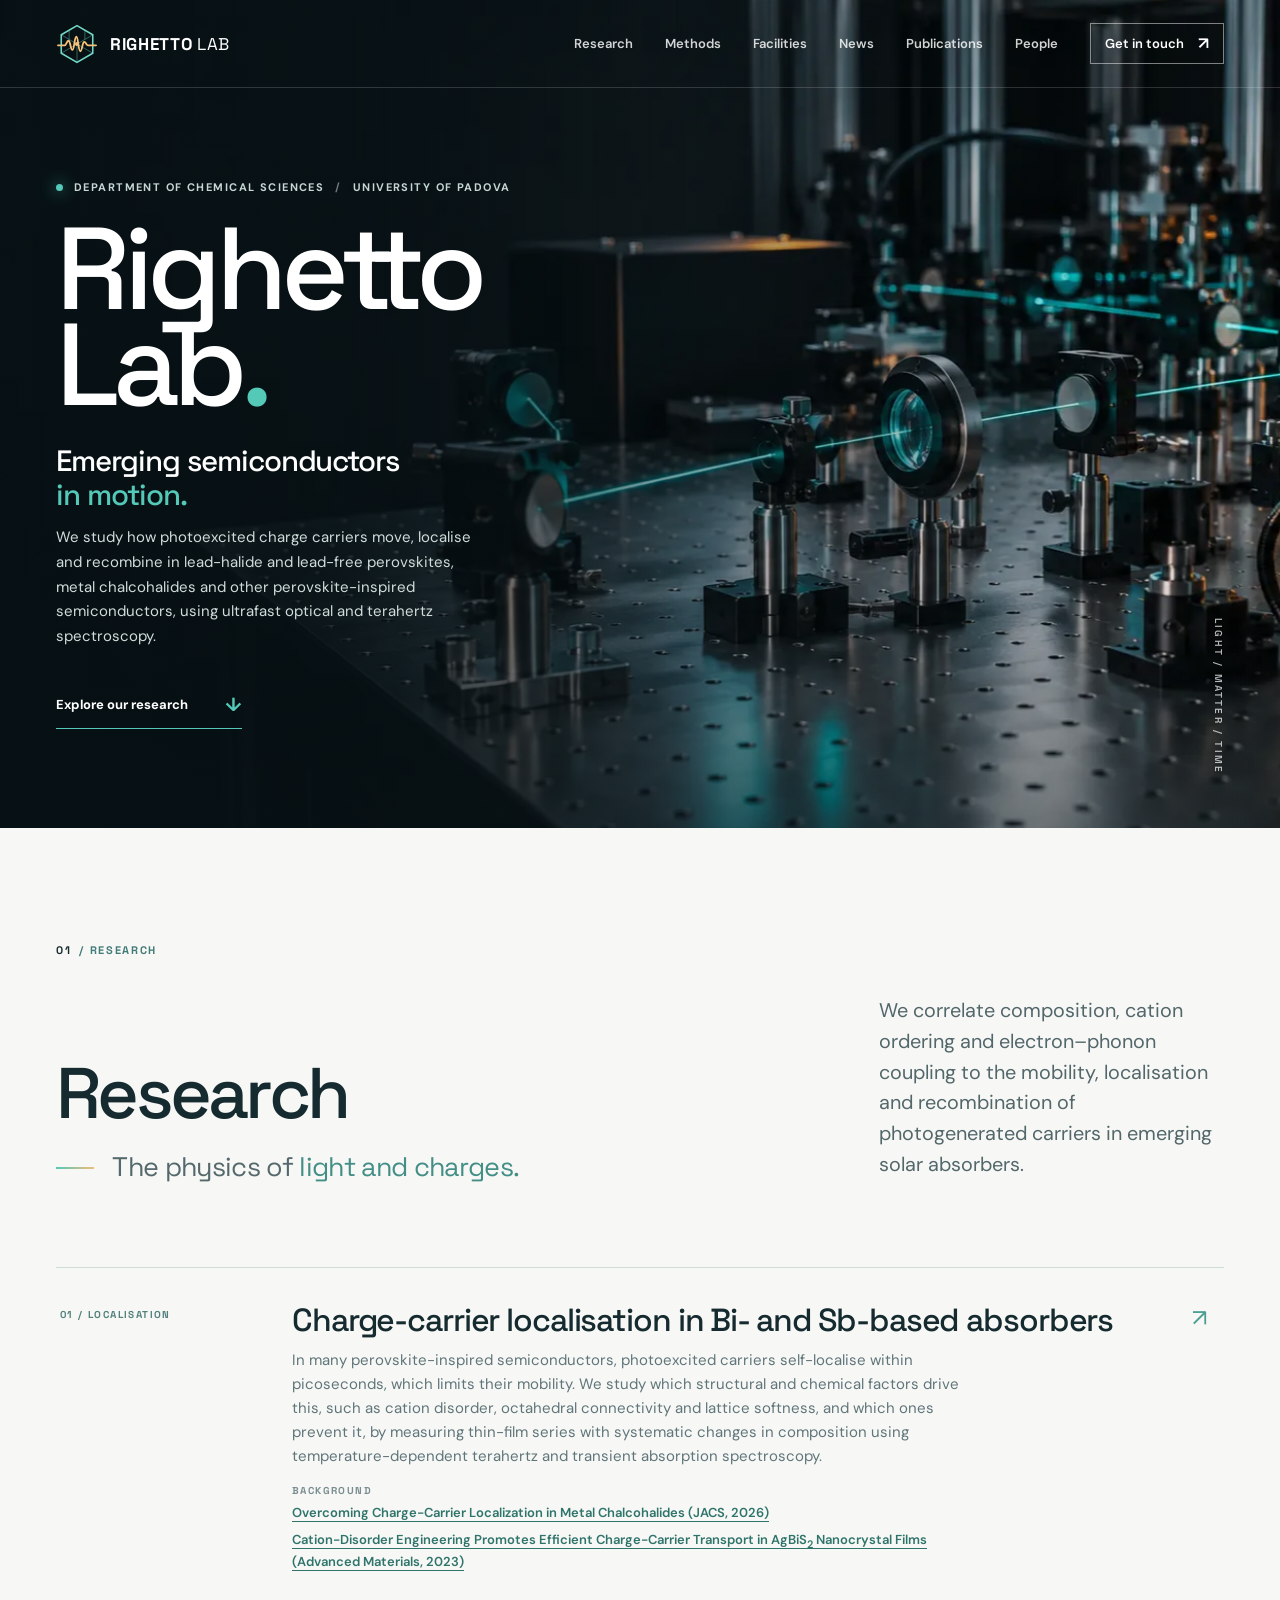
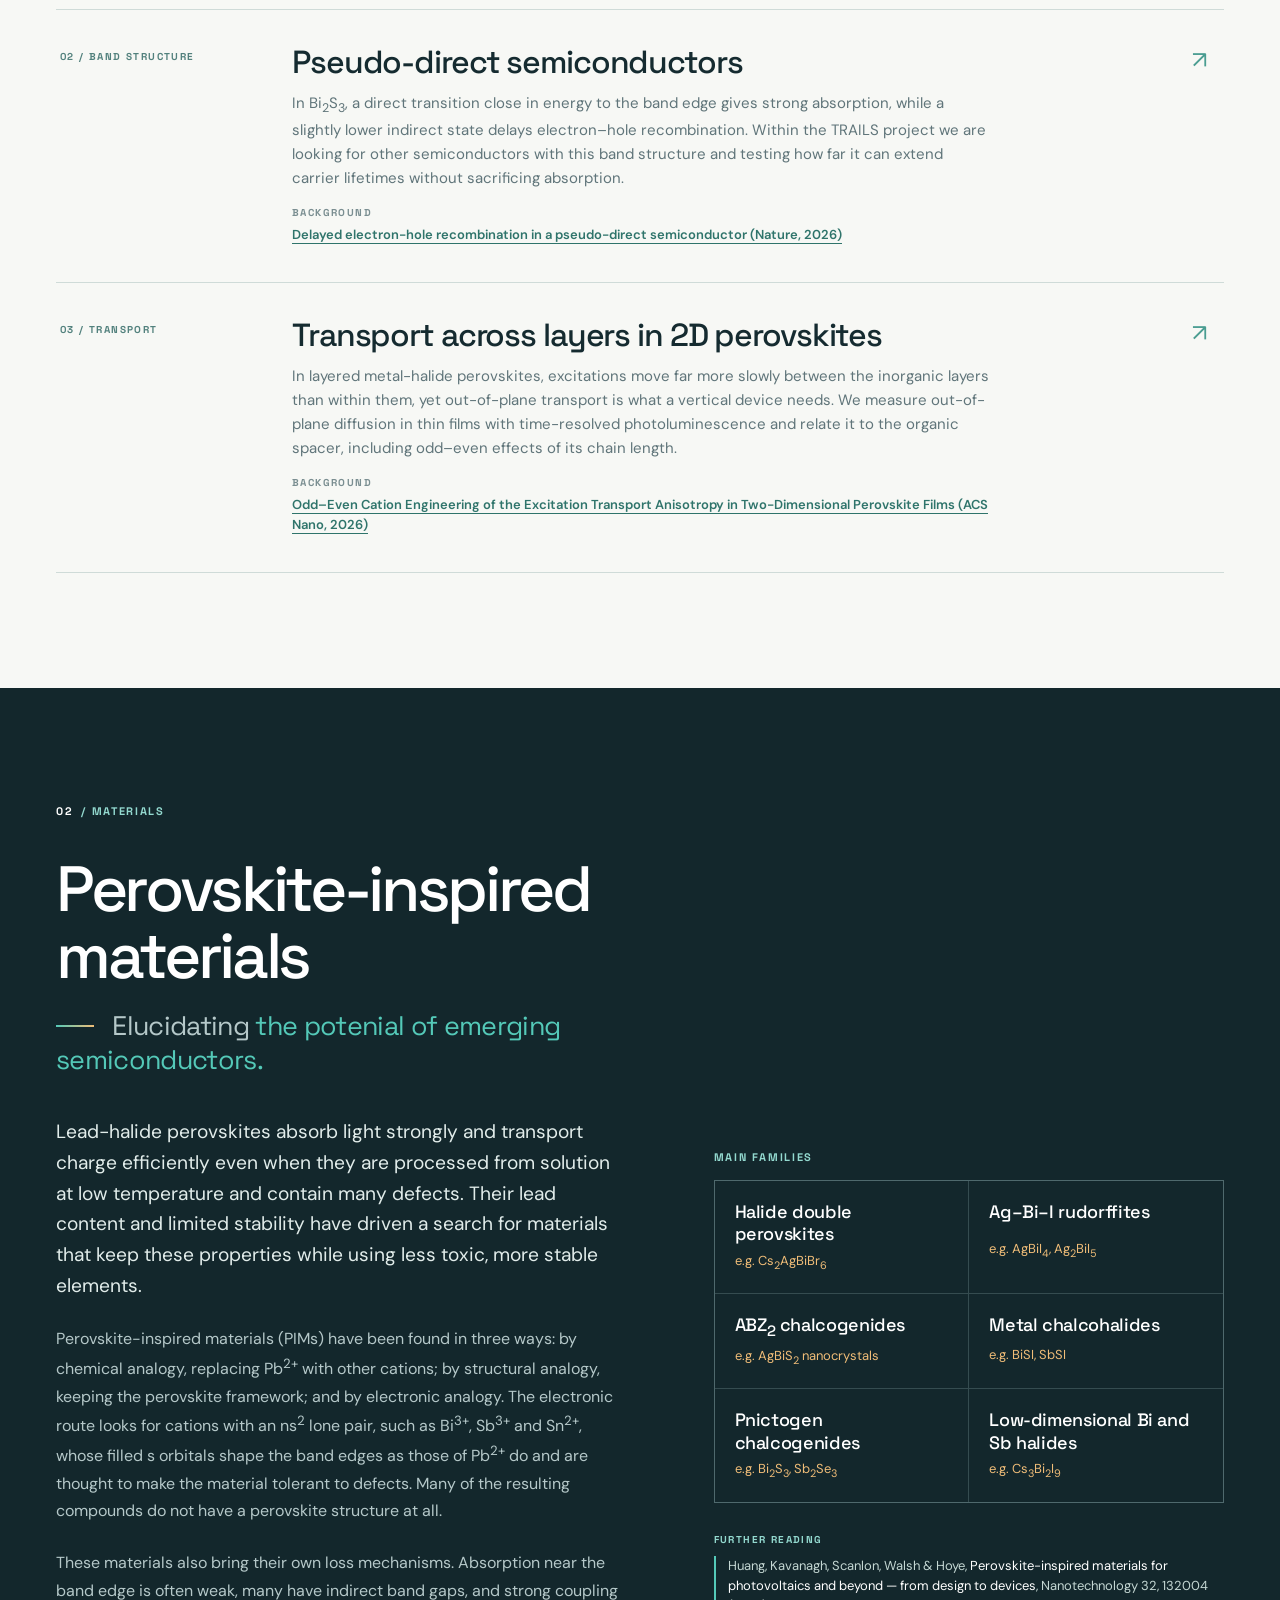
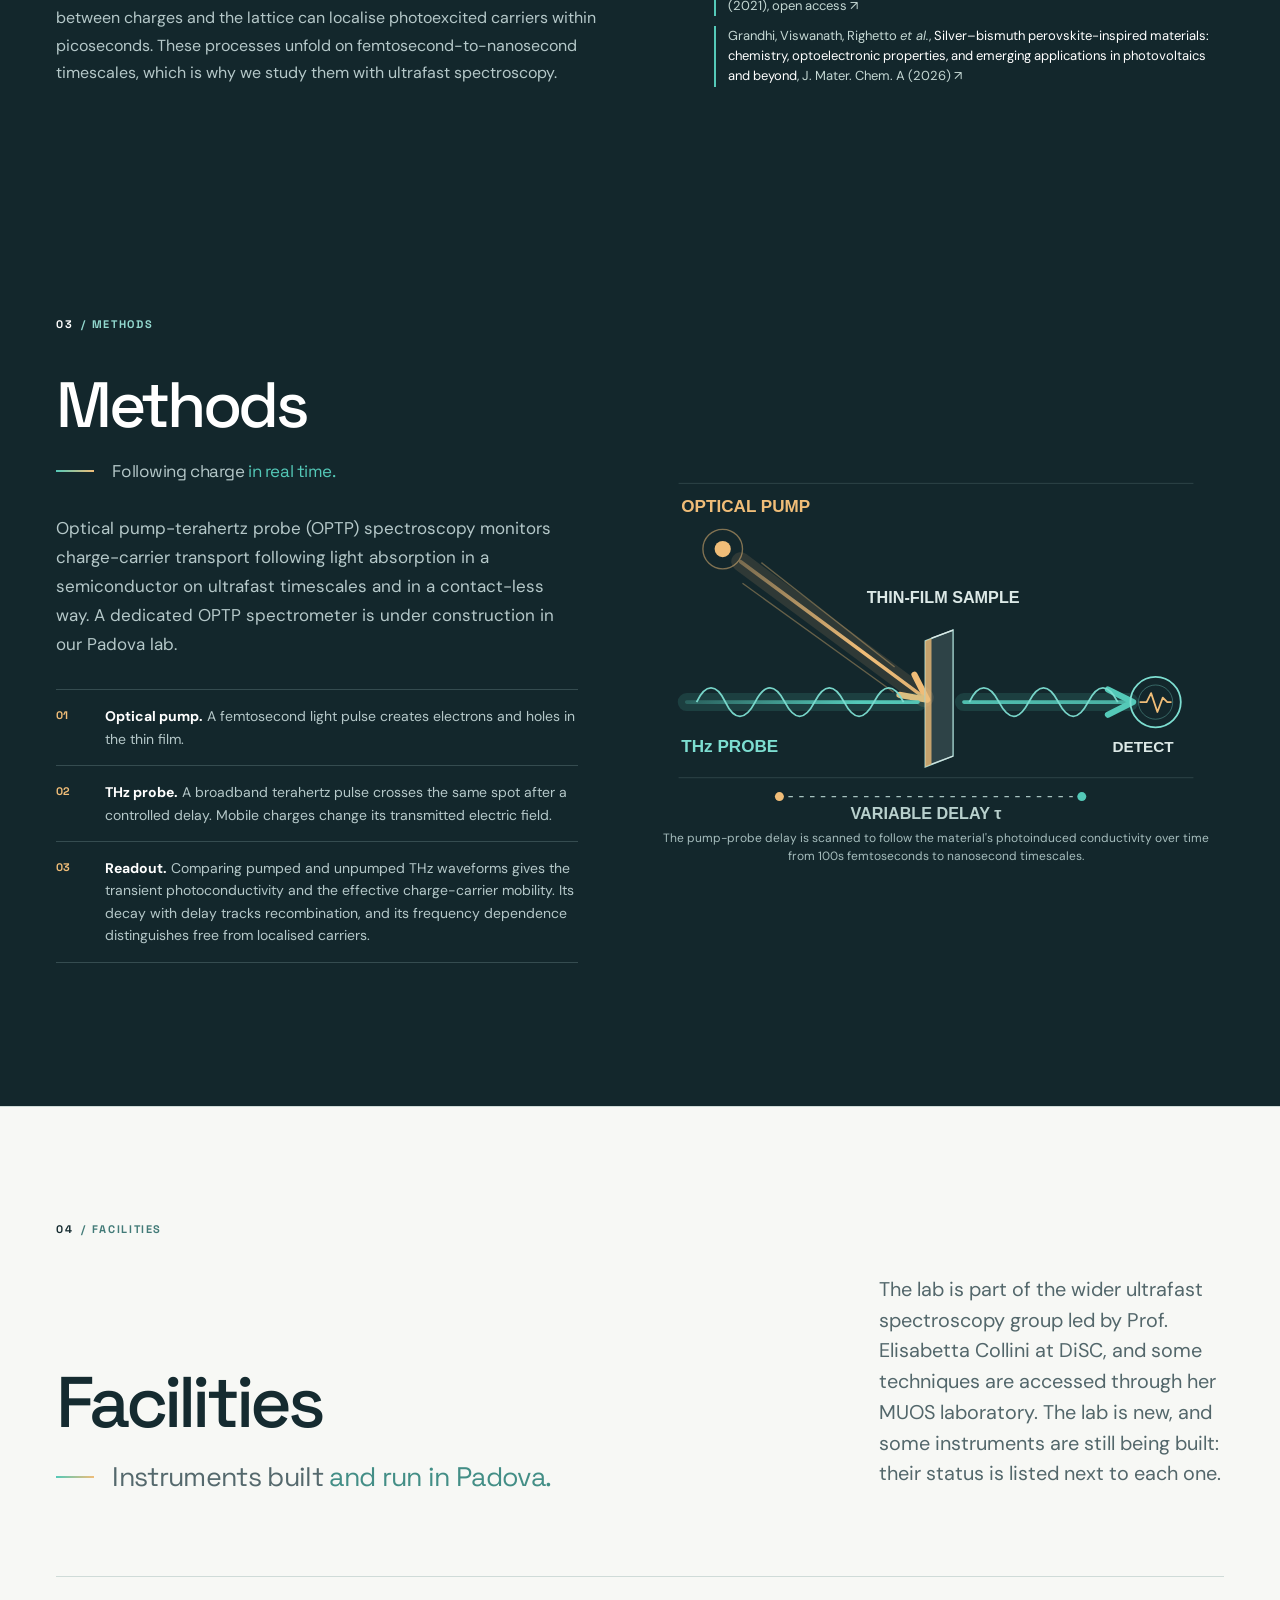
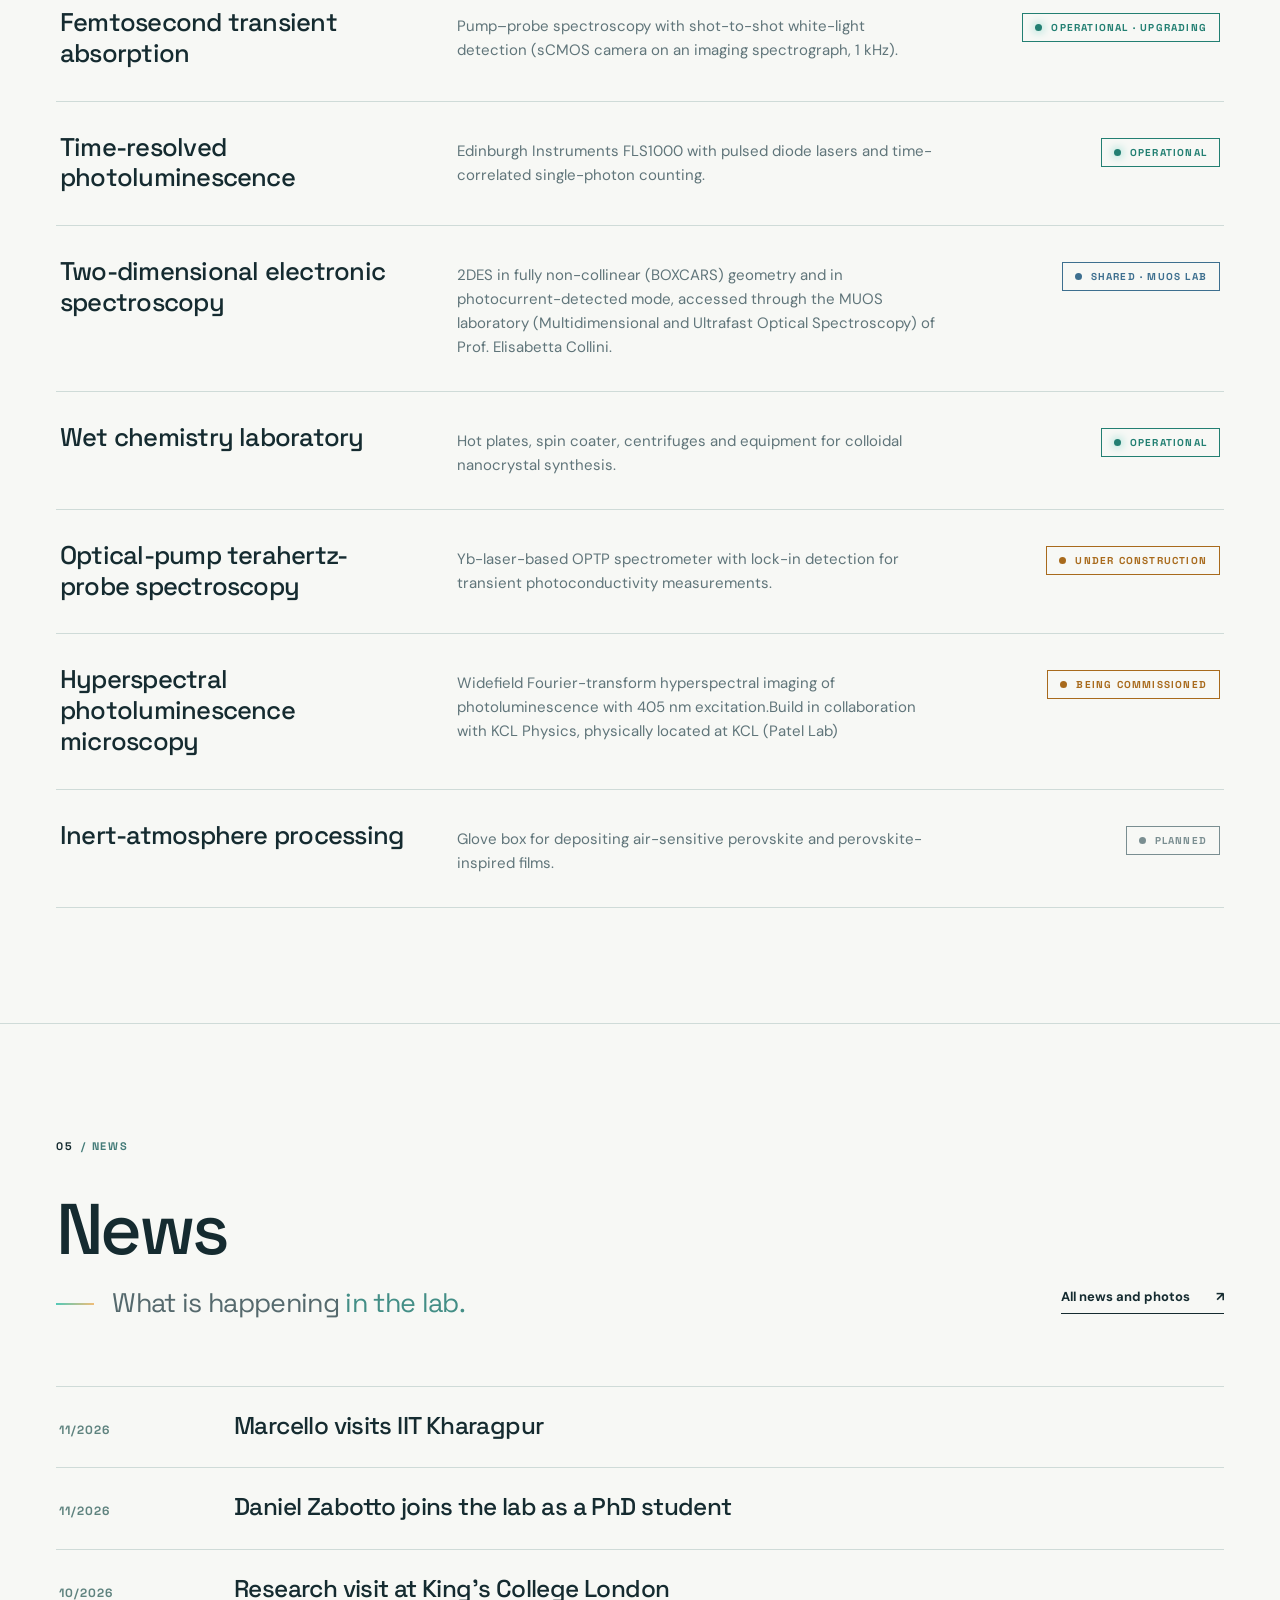
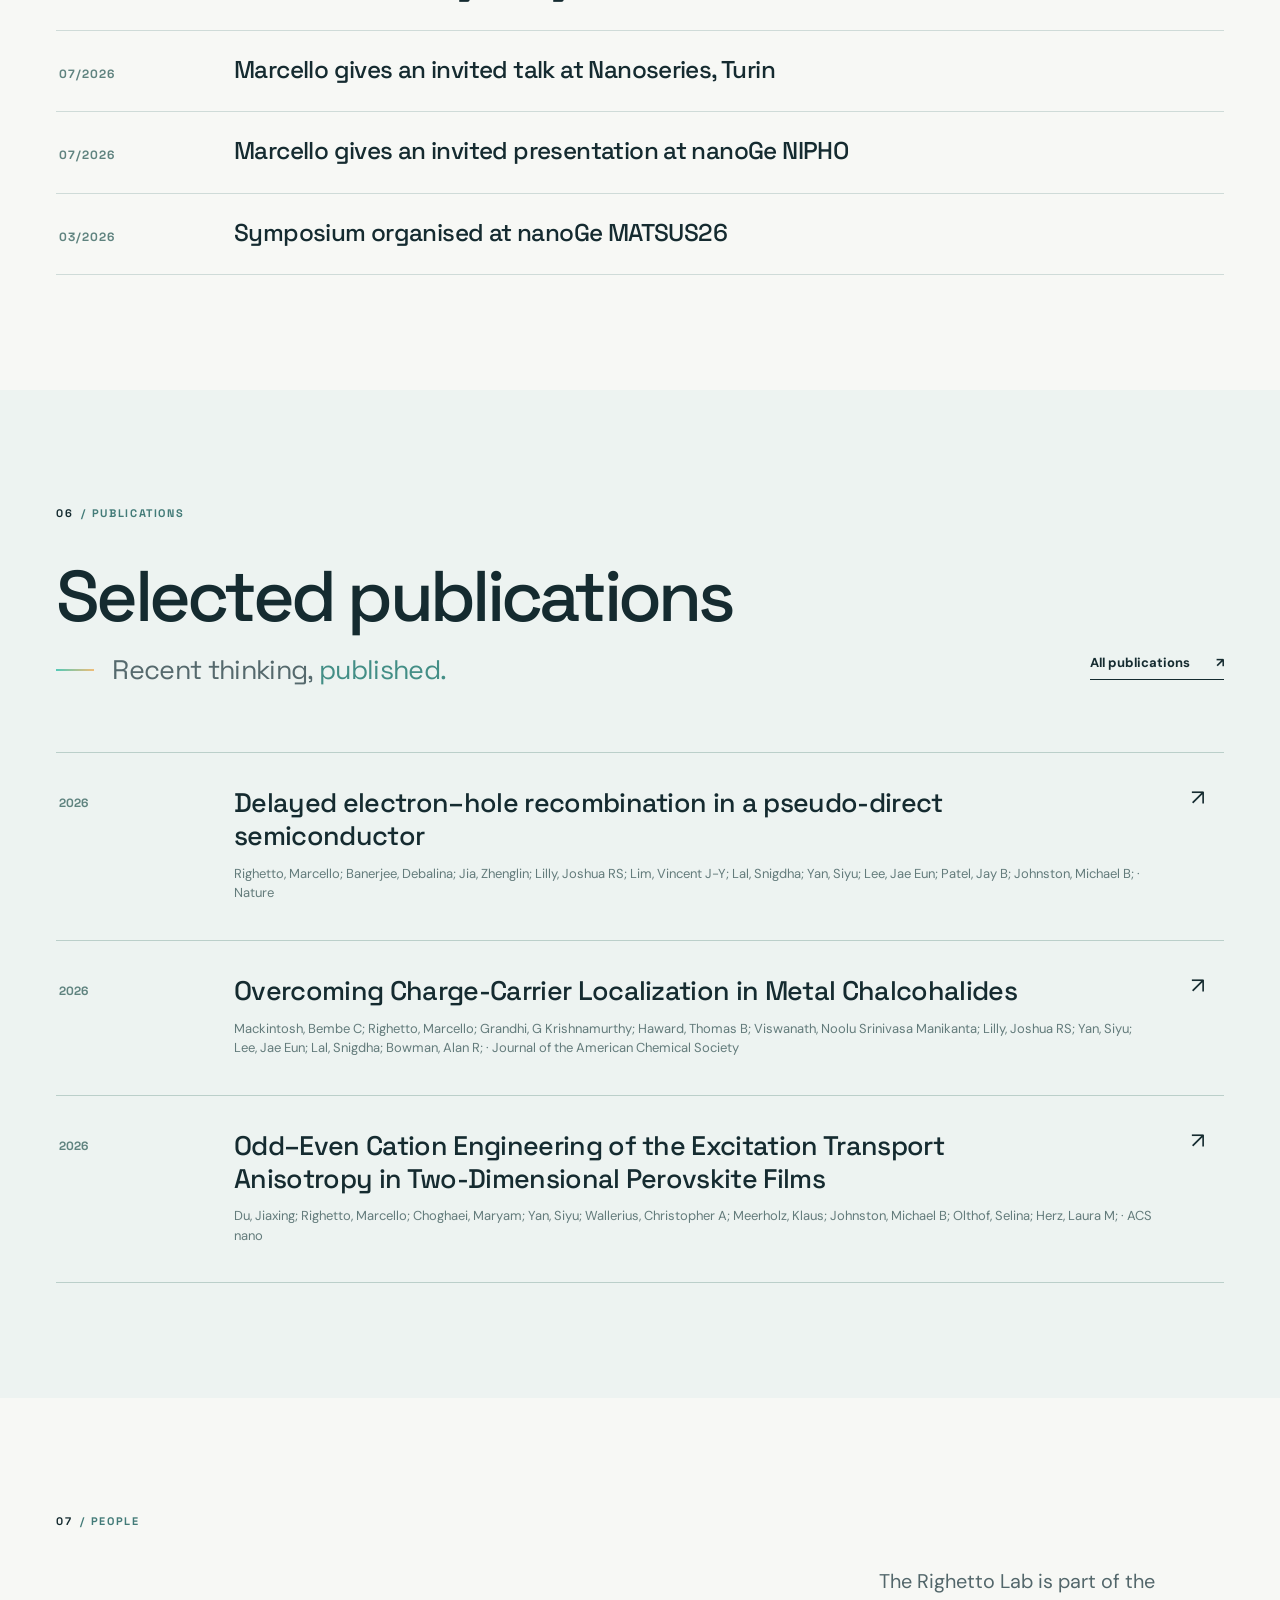
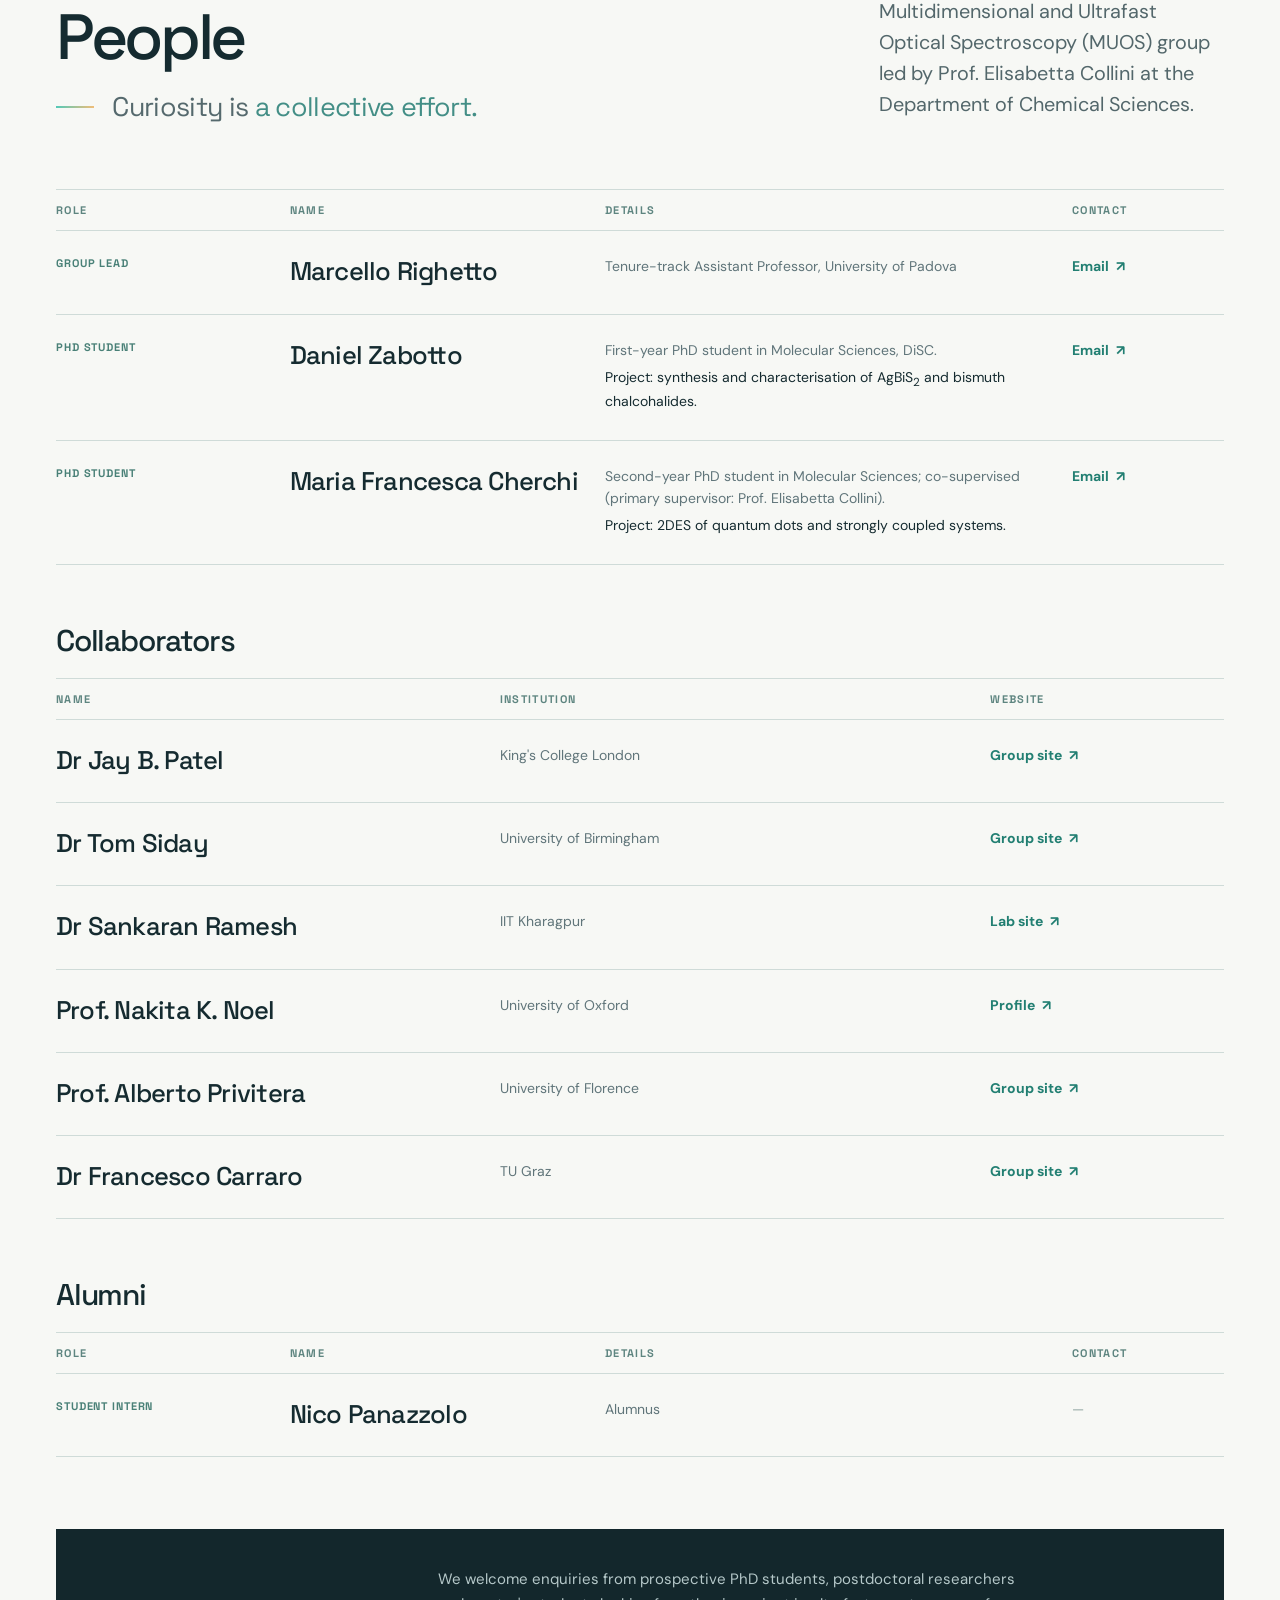
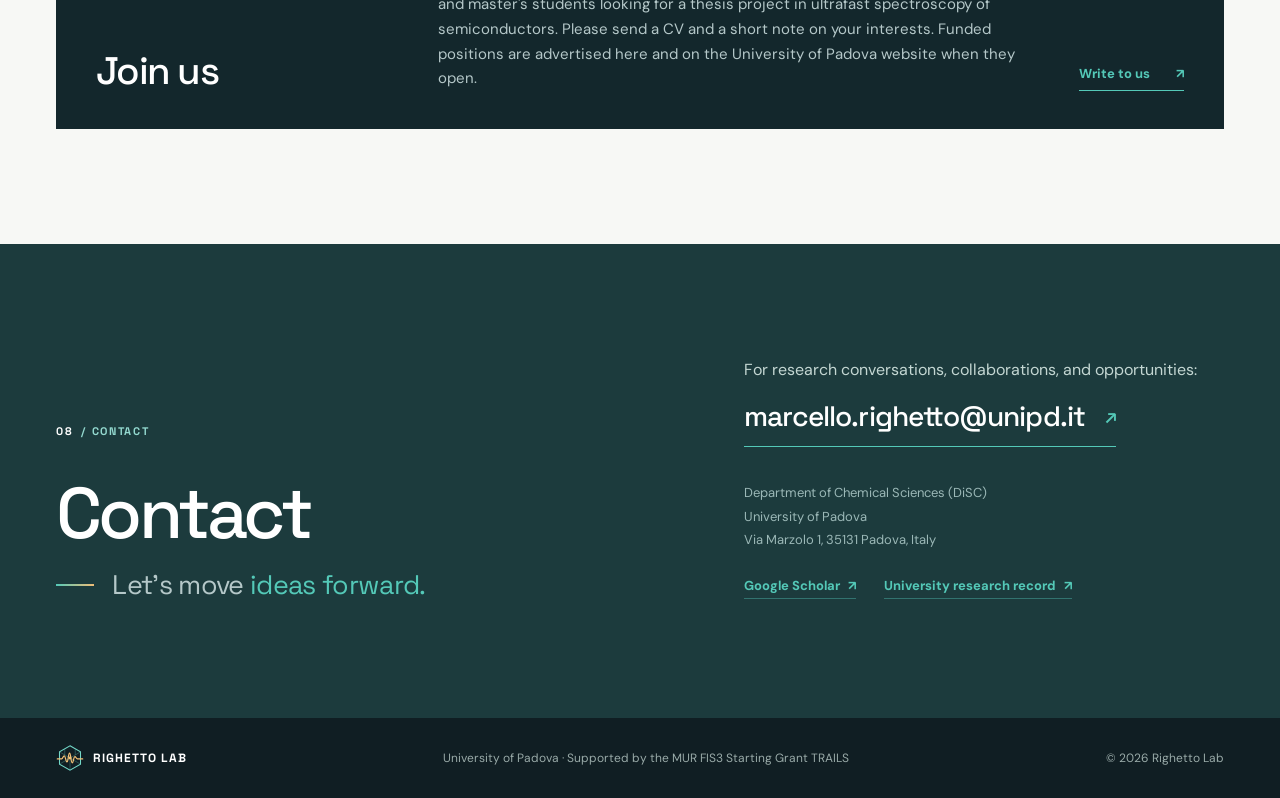
<file: index.html>
<!doctype html>
<html lang="en">
  <head>
    <meta charset="utf-8">
    <meta name="viewport" content="width=device-width, initial-scale=1">
    <meta name="theme-color" content="#101e23">
    <meta name="description" content="The Righetto Lab at the University of Padova studies emerging semiconductors with ultrafast optical and terahertz spectroscopy.">
    <meta property="og:type" content="website">
    <meta property="og:title" content="Righetto Lab | Emerging semiconductors in motion">
    <meta property="og:description" content="Ultrafast spectroscopy, charge-carrier dynamics, and emerging materials for light-harvesting technologies.">
    <meta property="og:image" content="assets/optical-table.webp">
    <title>Righetto Lab | Emerging semiconductors in motion</title>
    <link rel="icon" type="image/svg+xml" href="assets/mark.svg">
    <link rel="preconnect" href="https://fonts.googleapis.com">
    <link rel="preconnect" href="https://fonts.gstatic.com" crossorigin>
    <link href="https://fonts.googleapis.com/css2?family=DM+Sans:wght@400;500;600;700&family=Space+Grotesk:wght@400;500;600;700&display=swap" rel="stylesheet">
    <link rel="stylesheet" href="styles.css">
    <script src="script.js" defer></script>
    <script src="publications.js" defer></script>
    <script src="news.js" defer></script>
  </head>
  <body>
    <a class="skip-link" href="#main">Skip to content</a>
    <header class="site-header" id="site-header">
      <a class="brand" href="#top" aria-label="Righetto Lab, back to top">
        <img src="assets/mark.svg" alt="" width="42" height="42">
        <span class="brand-name">RIGHETTO <span>LAB</span></span>
      </a>
      <nav class="desktop-nav" aria-label="Main navigation">
        <a href="#research">Research</a>
        <a href="#approach">Methods</a>
        <a href="#facilities">Facilities</a>
        <a href="#news">News</a>
        <a href="publications.html">Publications</a>
        <a href="#people">People</a>
        <a class="nav-contact" href="#contact">Get in touch <span aria-hidden="true">&#8599;</span></a>
      </nav>
      <button class="menu-toggle" type="button" aria-label="Open navigation" aria-expanded="false" aria-controls="mobile-nav">
        <span></span><span></span>
      </button>
    </header>
    <nav class="mobile-nav" id="mobile-nav" aria-label="Mobile navigation" hidden>
      <a href="#research">Research</a>
      <a href="#approach">Methods</a>
      <a href="#facilities">Facilities</a>
      <a href="#news">News</a>
      <a href="publications.html">Publications</a>
      <a href="#people">People</a>
      <a href="#contact">Get in touch</a>
    </nav>

    <main id="main">
      <section class="hero" id="top" aria-labelledby="hero-title">
        <div class="hero-image" role="img" aria-label="Ultrafast optical spectroscopy setup"></div>
        <div class="hero-shade"></div>
        <div class="hero-content page-wrap">
          <div class="hero-kicker enter"><span class="signal-dot"></span> Department of Chemical Sciences <span class="kicker-separator">/</span> University of Padova</div>
          <h1 class="enter" id="hero-title">Righetto<br>Lab<span class="hero-period">.</span></h1>
          <p class="hero-statement enter">Emerging semiconductors<br><em>in motion.</em></p>
          <p class="hero-copy enter">We study how photoexcited charge carriers move, localise and recombine in lead-halide and lead-free perovskites, metal chalcohalides and other perovskite-inspired semiconductors, using ultrafast optical and terahertz spectroscopy.</p>
          <a class="hero-link enter" href="#research">Explore our research <span aria-hidden="true">&#8595;</span></a>
        </div>
        <div class="hero-edge-note" aria-hidden="true">LIGHT / MATTER / TIME</div>
      </section>

      <section class="intro section-pad" id="research" aria-labelledby="research-title">
        <div class="page-wrap">
          <div class="section-label reveal"><span>01</span> / RESEARCH</div>
          <div class="intro-grid">
            <div class="heading-block">
              <h2 class="display-heading reveal" id="research-title">Research</h2>
              <p class="section-tagline reveal">The physics of <em>light and charges.</em></p>
            </div>
            <p class="intro-lead reveal">We correlate composition, cation ordering and electron&ndash;phonon coupling to the mobility, localisation and recombination of photogenerated carriers in emerging solar absorbers.</p>
          </div>
          <div class="research-list">
            <article class="research-row reveal">
              <span class="row-index">01 / LOCALISATION</span>
              <div>
                <h3>Charge-carrier localisation in Bi- and Sb-based absorbers</h3>
                <p>In many perovskite-inspired semiconductors, photoexcited carriers self-localise within picoseconds, which limits their mobility. We study which structural and chemical factors drive this, such as cation disorder, octahedral connectivity and lattice softness, and which ones prevent it, by measuring thin-film series with systematic changes in composition using temperature-dependent terahertz and transient absorption spectroscopy.</p>
                <div class="research-references">
                  <span class="reference-label">Background</span>
                  <a class="research-reference" href="https://doi.org/10.1021/jacs.6c05142" target="_blank" rel="noopener noreferrer"><cite>Overcoming Charge-Carrier Localization in Metal Chalcohalides</cite> (JACS, 2026)</a>
                  <a class="research-reference" href="https://doi.org/10.1002/adma.202305009" target="_blank" rel="noopener noreferrer"><cite>Cation-Disorder Engineering Promotes Efficient Charge-Carrier Transport in AgBiS<sub>2</sub> Nanocrystal Films</cite> (Advanced Materials, 2023)</a>
                </div>
              </div>
              <span class="row-mark" aria-hidden="true">&#8599;</span>
            </article>
            <article class="research-row reveal">
              <span class="row-index">02 / BAND STRUCTURE</span>
              <div>
                <h3>Pseudo-direct semiconductors</h3>
                <p>In Bi<sub>2</sub>S<sub>3</sub>, a direct transition close in energy to the band edge gives strong absorption, while a slightly lower indirect state delays electron&ndash;hole recombination. Within the TRAILS project we are looking for other semiconductors with this band structure and testing how far it can extend carrier lifetimes without sacrificing absorption.</p>
                <div class="research-references">
                  <span class="reference-label">Background</span>
                  <a class="research-reference" href="https://doi.org/10.1038/s41586-026-11223-x" target="_blank" rel="noopener noreferrer"><cite>Delayed electron-hole recombination in a pseudo-direct semiconductor</cite> (Nature, 2026)</a>
                </div>
              </div>
              <span class="row-mark" aria-hidden="true">&#8599;</span>
            </article>
            <article class="research-row reveal">
              <span class="row-index">03 / TRANSPORT</span>
              <div>
                <h3>Transport across layers in 2D perovskites</h3>
                <p>In layered metal-halide perovskites, excitations move far more slowly between the inorganic layers than within them, yet out-of-plane transport is what a vertical device needs. We measure out-of-plane diffusion in thin films with time-resolved photoluminescence and relate it to the organic spacer, including odd&ndash;even effects of its chain length.</p>
                <div class="research-references">
                  <span class="reference-label">Background</span>
                  <a class="research-reference" href="https://scholar.google.com/scholar?q=Odd%E2%80%93Even+Cation+Engineering+of+the+Excitation+Transport+Anisotropy+in+Two-Dimensional+Perovskite+Films" target="_blank" rel="noopener noreferrer"><cite>Odd&ndash;Even Cation Engineering of the Excitation Transport Anisotropy in Two-Dimensional Perovskite Films</cite> (ACS Nano, 2026)</a>
                </div>
              </div>
              <span class="row-mark" aria-hidden="true">&#8599;</span>
            </article>
          </div>
        </div>
      </section>

      <section class="materials section-pad" id="materials" aria-labelledby="materials-title">
        <div class="page-wrap">
          <div class="section-label section-label-light reveal"><span>02</span> / MATERIALS</div>
          <div class="materials-layout">
            <div class="materials-copy">
              <div class="heading-block">
                <h2 class="display-heading reveal" id="materials-title">Perovskite-inspired materials</h2>
                <p class="section-tagline section-tagline-light reveal">Elucidating <em>the potenial of emerging semiconductors.</em></p>
              </div>
              <p class="materials-lead reveal">Lead-halide perovskites absorb light strongly and transport charge efficiently even when they are processed from solution at low temperature and contain many defects. Their lead content and limited stability have driven a search for materials that keep these properties while using less toxic, more stable elements.</p>
              <p class="reveal">Perovskite-inspired materials (PIMs) have been found in three ways: by chemical analogy, replacing Pb<sup>2+</sup> with other cations; by structural analogy, keeping the perovskite framework; and by electronic analogy. The electronic route looks for cations with an ns<sup>2</sup> lone pair, such as Bi<sup>3+</sup>, Sb<sup>3+</sup> and Sn<sup>2+</sup>, whose filled s orbitals shape the band edges as those of Pb<sup>2+</sup> do and are thought to make the material tolerant to defects. Many of the resulting compounds do not have a perovskite structure at all.</p>
              <p class="reveal">These materials also bring their own loss mechanisms. Absorption near the band edge is often weak, many have indirect band gaps, and strong coupling between charges and the lattice can localise photoexcited carriers within picoseconds. These processes unfold on femtosecond-to-nanosecond timescales, which is why we study them with ultrafast spectroscopy.</p>
            </div>
            <div class="materials-side">
              <h3 class="materials-subheading reveal">Main families</h3>
              <ul class="family-grid reveal">
                <li><strong>Halide double perovskites</strong><span>e.g. Cs<sub>2</sub>AgBiBr<sub>6</sub></span></li>
                <li><strong>Ag&ndash;Bi&ndash;I rudorffites</strong><span>e.g. AgBiI<sub>4</sub>, Ag<sub>2</sub>BiI<sub>5</sub></span></li>
                <li><strong>ABZ<sub>2</sub> chalcogenides</strong><span>e.g. AgBiS<sub>2</sub> nanocrystals</span></li>
                <li><strong>Metal chalcohalides</strong><span>e.g. BiSI, SbSI</span></li>
                <li><strong>Pnictogen chalcogenides</strong><span>e.g. Bi<sub>2</sub>S<sub>3</sub>, Sb<sub>2</sub>Se<sub>3</sub></span></li>
                <li><strong>Low-dimensional Bi and Sb halides</strong><span>e.g. Cs<sub>3</sub>Bi<sub>2</sub>I<sub>9</sub></span></li>
              </ul>
              <div class="further-reading reveal">
                <span class="reference-label">Further reading</span>
                <a href="https://doi.org/10.1088/1361-6528/abcf6d" target="_blank" rel="noopener noreferrer">Huang, Kavanagh, Scanlon, Walsh &amp; Hoye, <cite>Perovskite-inspired materials for photovoltaics and beyond &mdash; from design to devices</cite>, Nanotechnology 32, 132004 (2021), open access <span aria-hidden="true">&#8599;</span></a>
                <a href="https://scholar.google.com/scholar?q=Silver%E2%80%93bismuth+perovskite-inspired+materials%3A+chemistry%2C+optoelectronic+properties%2C+and+emerging+applications+in+photovoltaics+and+beyond" target="_blank" rel="noopener noreferrer">Grandhi, Viswanath, Righetto <em>et al.</em>, <cite>Silver&ndash;bismuth perovskite-inspired materials: chemistry, optoelectronic properties, and emerging applications in photovoltaics and beyond</cite>, J. Mater. Chem. A (2026) <span aria-hidden="true">&#8599;</span></a>
              </div>
            </div>
          </div>
        </div>
      </section>

      <section class="approach section-pad" id="approach" aria-labelledby="approach-title">
        <div class="page-wrap approach-layout">
          <div class="approach-copy">
            <div class="section-label section-label-light reveal"><span>03</span> / METHODS</div>
            <h2 class="display-heading reveal" id="approach-title">Methods</h2>
            <p class="section-tagline section-tagline-light reveal">Following charge <em>in real time.</em></p>
            <p class="reveal">Optical pump-terahertz probe (OPTP) spectroscopy monitors charge-carrier transport following light absorption in a semiconductor on ultrafast timescales and in a contact-less way. A dedicated OPTP spectrometer is under construction in our Padova lab.</p>
            <ol class="approach-steps reveal">
              <li><span>01</span><p><strong>Optical pump.</strong> A femtosecond light pulse creates electrons and holes in the thin film.</p></li>
              <li><span>02</span><p><strong>THz probe.</strong> A broadband terahertz pulse crosses the same spot after a controlled delay. Mobile charges change its transmitted electric field.</p></li>
              <li><span>03</span><p><strong>Readout.</strong> Comparing pumped and unpumped THz waveforms gives the transient photoconductivity and the effective charge-carrier mobility. Its decay with delay tracks recombination, and its frequency dependence distinguishes free from localised carriers.</p></li>
            </ol>
          </div>
          <figure class="optp-figure reveal">
            <picture>
              <source media="(max-width: 600px)" srcset="assets/optp-schematic-mobile.svg" width="360" height="430">
              <img src="assets/optp-schematic.svg" alt="Optical pump light excites a semiconductor thin film. A delayed terahertz probe crosses the film, and the transmitted field is detected." width="640" height="430" loading="lazy">
            </picture>
            <figcaption>The pump-probe delay is scanned to follow the material's photoinduced conductivity over time from 100s femtoseconds to nanosecond timescales.</figcaption>
          </figure>
        </div>
      </section>

      <section class="facilities section-pad" id="facilities" aria-labelledby="facilities-title">
        <div class="page-wrap">
          <div class="section-label reveal"><span>04</span> / FACILITIES</div>
          <div class="intro-grid">
            <div class="heading-block">
              <h2 class="display-heading reveal" id="facilities-title">Facilities</h2>
              <p class="section-tagline reveal">Instruments built <em>and run in Padova.</em></p>
            </div>
            <p class="intro-lead reveal">The lab is part of the wider ultrafast spectroscopy group led by Prof. Elisabetta Collini at DiSC, and some techniques are accessed through her MUOS laboratory. The lab is new, and some instruments are still being built: their status is listed next to each one.</p>
          </div>
          <div class="facility-list">
            <article class="facility-row reveal">
              <h3>Femtosecond transient absorption</h3>
              <p>Pump&ndash;probe spectroscopy with shot-to-shot white-light detection (sCMOS camera on an imaging spectrograph, 1&nbsp;kHz).</p>
              <span class="status status-live">Operational &middot; upgrading</span>
            </article>
            <article class="facility-row reveal">
              <h3>Time-resolved photoluminescence</h3>
              <p>Edinburgh Instruments FLS1000 with pulsed diode lasers and time-correlated single-photon counting.</p>
              <span class="status status-live">Operational</span>
            </article>
            <article class="facility-row reveal">
              <h3>Two-dimensional electronic spectroscopy</h3>
              <p>2DES in fully non-collinear (BOXCARS) geometry and in photocurrent-detected mode, accessed through the MUOS laboratory (Multidimensional and Ultrafast Optical Spectroscopy) of Prof. Elisabetta Collini.</p>
              <span class="status status-shared">Shared &middot; MUOS lab</span>
            </article>
            <article class="facility-row reveal">
              <h3>Wet chemistry laboratory</h3>
              <p>Hot plates, spin coater, centrifuges and equipment for colloidal nanocrystal synthesis.</p>
              <span class="status status-live">Operational</span>
            </article>
            <article class="facility-row reveal">
              <h3>Optical-pump terahertz-probe spectroscopy</h3>
              <p>Yb-laser-based OPTP spectrometer with lock-in detection for transient photoconductivity measurements.</p>
              <span class="status status-build">Under construction</span>
            </article>
            <article class="facility-row reveal">
              <h3>Hyperspectral photoluminescence microscopy</h3>
              <p>Widefield Fourier-transform hyperspectral imaging of photoluminescence with 405&nbsp;nm excitation.Build in collaboration with KCL Physics, physically located at KCL (Patel Lab)</p>
              <span class="status status-build">Being commissioned</span>
            </article>
            <article class="facility-row reveal">
              <h3>Inert-atmosphere processing</h3>
              <p>Glove box for depositing air-sensitive perovskite and perovskite-inspired films.</p>
              <span class="status status-planned">Planned</span>
            </article>
          </div>
        </div>
      </section>

      <section class="news section-pad" id="news" aria-labelledby="news-title">
        <div class="page-wrap">
          <div class="section-label reveal"><span>05</span> / NEWS</div>
          <div class="pub-heading-line">
            <div class="heading-block"><h2 class="display-heading reveal" id="news-title">News</h2><p class="section-tagline reveal">What is happening <em>in the lab.</em></p></div>
            <a class="text-link reveal" href="news.html">All news and photos <span aria-hidden="true">&#8599;</span></a>
          </div>
          <ol class="news-list" id="home-news" aria-live="polite"><li class="publication-message">Loading news...</li></ol>
        </div>
      </section>

      <section class="publications section-pad" id="publications" aria-labelledby="publications-title">
        <div class="page-wrap">
          <div class="section-label reveal"><span>06</span> / PUBLICATIONS</div>
          <div class="pub-heading-line"><div class="heading-block"><h2 class="display-heading reveal" id="publications-title">Selected publications</h2><p class="section-tagline reveal">Recent thinking, <em>published.</em></p></div><a class="text-link reveal" href="publications.html">All publications <span aria-hidden="true">&#8599;</span></a></div>
          <div class="publication-list" id="home-publications" aria-live="polite"><p class="publication-message">Loading publications...</p></div>
        </div>
      </section>

      <section class="people section-pad" id="people" aria-labelledby="people-title">
        <div class="page-wrap">
          <div class="section-label reveal"><span>07</span> / PEOPLE</div>
          <div class="people-intro"><div class="heading-block"><h2 class="display-heading reveal" id="people-title">People</h2><p class="section-tagline reveal">Curiosity is <em>a collective effort.</em></p></div><p class="intro-lead reveal">The Righetto Lab is part of the Multidimensional and Ultrafast Optical Spectroscopy (MUOS) group led by Prof. Elisabetta Collini at the Department of Chemical Sciences.</p></div>
          <div class="people-table-wrap reveal">
            <table class="people-table">
              <thead><tr><th scope="col">Role</th><th scope="col">Name</th><th scope="col">Details</th><th scope="col">Contact</th></tr></thead>
              <tbody>
                <tr><td>Group lead</td><th scope="row">Marcello Righetto</th><td>Tenure-track Assistant Professor, University of Padova</td><td><a href="mailto:marcello.righetto@unipd.it">Email <span aria-hidden="true">&#8599;</span></a></td></tr>
                <tr><td>PhD student</td><th scope="row">Daniel Zabotto</th><td>First-year PhD student in Molecular Sciences, DiSC. <span class="project-line">Project: synthesis and characterisation of AgBiS<sub>2</sub> and bismuth chalcohalides.</span></td><td><a href="mailto:daniel.zabotto@studenti.unipd.it">Email <span aria-hidden="true">&#8599;</span></a></td></tr>
                <tr><td>PhD student</td><th scope="row">Maria Francesca Cherchi</th><td>Second-year PhD student in Molecular Sciences; co-supervised (primary supervisor: Prof. Elisabetta Collini). <span class="project-line">Project: 2DES of quantum dots and strongly coupled systems.</span></td><td><a href="mailto:mariafrancesca.cherchi@phd.unipd.it">Email <span aria-hidden="true">&#8599;</span></a></td></tr>
              </tbody>
            </table>
          </div>
          <h3 class="people-subheading reveal">Collaborators</h3>
          <div class="people-table-wrap reveal">
            <table class="people-table collaborator-table">
              <thead><tr><th scope="col">Name</th><th scope="col">Institution</th><th scope="col">Website</th></tr></thead>
              <tbody>
                <tr><th scope="row">Dr Jay B. Patel</th><td>King's College London</td><td><a href="https://patel.sites.er.kcl.ac.uk/" target="_blank" rel="noopener noreferrer" aria-label="Jay Patel's group website">Group site <span aria-hidden="true">&#8599;</span></a></td></tr>
                <tr><th scope="row">Dr Tom Siday</th><td>University of Birmingham</td><td><a href="https://lightwave-collective.uk/" target="_blank" rel="noopener noreferrer" aria-label="Tom Siday's group website">Group site <span aria-hidden="true">&#8599;</span></a></td></tr>
                <tr><th scope="row">Dr Sankaran Ramesh</th><td>IIT Kharagpur</td><td><a href="https://srlab-web.github.io/" target="_blank" rel="noopener noreferrer" aria-label="Sankaran Ramesh's lab website">Lab site <span aria-hidden="true">&#8599;</span></a></td></tr>
                <tr><th scope="row">Prof. Nakita K. Noel</th><td>University of Oxford</td><td><a href="https://www.physics.ox.ac.uk/our-people/noel" target="_blank" rel="noopener noreferrer" aria-label="Nakita Noel's Oxford profile">Profile <span aria-hidden="true">&#8599;</span></a></td></tr>
                <tr><th scope="row">Prof. Alberto Privitera</th><td>University of Florence</td><td><a href="https://www.priviteragroup.com/" target="_blank" rel="noopener noreferrer" aria-label="Alberto Privitera's group website">Group site <span aria-hidden="true">&#8599;</span></a></td></tr>
                <tr><th scope="row">Dr Francesco Carraro</th><td>TU Graz</td><td><a href="https://www.tugraz.at/institute/ptc/research/the-carraro-group" target="_blank" rel="noopener noreferrer" aria-label="Francesco Carraro's group website">Group site <span aria-hidden="true">&#8599;</span></a></td></tr>
              </tbody>
            </table>
          </div>
          <h3 class="people-subheading reveal">Alumni</h3>
          <div class="people-table-wrap reveal">
            <table class="people-table alumni-table">
              <thead><tr><th scope="col">Role</th><th scope="col">Name</th><th scope="col">Details</th><th scope="col">Contact</th></tr></thead>
              <tbody><tr><td>Student intern</td><th scope="row">Nico Panazzolo</th><td>Alumnus</td><td><span class="contact-unavailable">&mdash;</span></td></tr></tbody>
            </table>
          </div>
          <div class="join-panel reveal" id="join">
            <h3>Join us</h3>
            <p>We welcome enquiries from prospective PhD students, postdoctoral researchers and master's students looking for a thesis project in ultrafast spectroscopy of semiconductors. Please send a CV and a short note on your interests. Funded positions are advertised here and on the University of Padova website when they open.</p>
            <a class="text-link" href="mailto:marcello.righetto@unipd.it?subject=Joining%20the%20Righetto%20Lab">Write to us <span aria-hidden="true">&#8599;</span></a>
          </div>
        </div>
      </section>

      <section class="contact section-pad" id="contact" aria-labelledby="contact-title">
        <div class="page-wrap contact-layout">
          <div><div class="section-label section-label-light reveal"><span>08</span> / CONTACT</div><h2 class="display-heading reveal" id="contact-title">Contact</h2><p class="section-tagline section-tagline-light reveal">Let's move <em>ideas forward.</em></p></div>
          <div class="contact-details reveal"><p>For research conversations, collaborations, and opportunities:</p><a class="contact-email" href="mailto:marcello.righetto@unipd.it">marcello.righetto@unipd.it <span aria-hidden="true">&#8599;</span></a><address>Department of Chemical Sciences (DiSC)<br>University of Padova<br>Via Marzolo 1, 35131 Padova, Italy</address><ul class="profile-links"><li><a href="https://scholar.google.it/citations?user=2q1-iQUAAAAJ&amp;hl=en" target="_blank" rel="noopener noreferrer">Google Scholar <span aria-hidden="true">&#8599;</span></a></li><li><a href="https://research.unipd.it/cris/rp/rp10786?type=all" target="_blank" rel="noopener noreferrer">University research record <span aria-hidden="true">&#8599;</span></a></li></ul></div>
        </div>
      </section>
    </main>
    <footer class="site-footer"><div class="page-wrap footer-layout"><a class="footer-brand" href="#top"><img src="assets/mark.svg" alt="" width="28" height="28"> RIGHETTO LAB</a><span>University of Padova &middot; Supported by the MUR FIS3 Starting Grant TRAILS</span><span>&copy; <span id="year">2026</span> Righetto Lab</span></div></footer>
  </body>
</html>
</file>
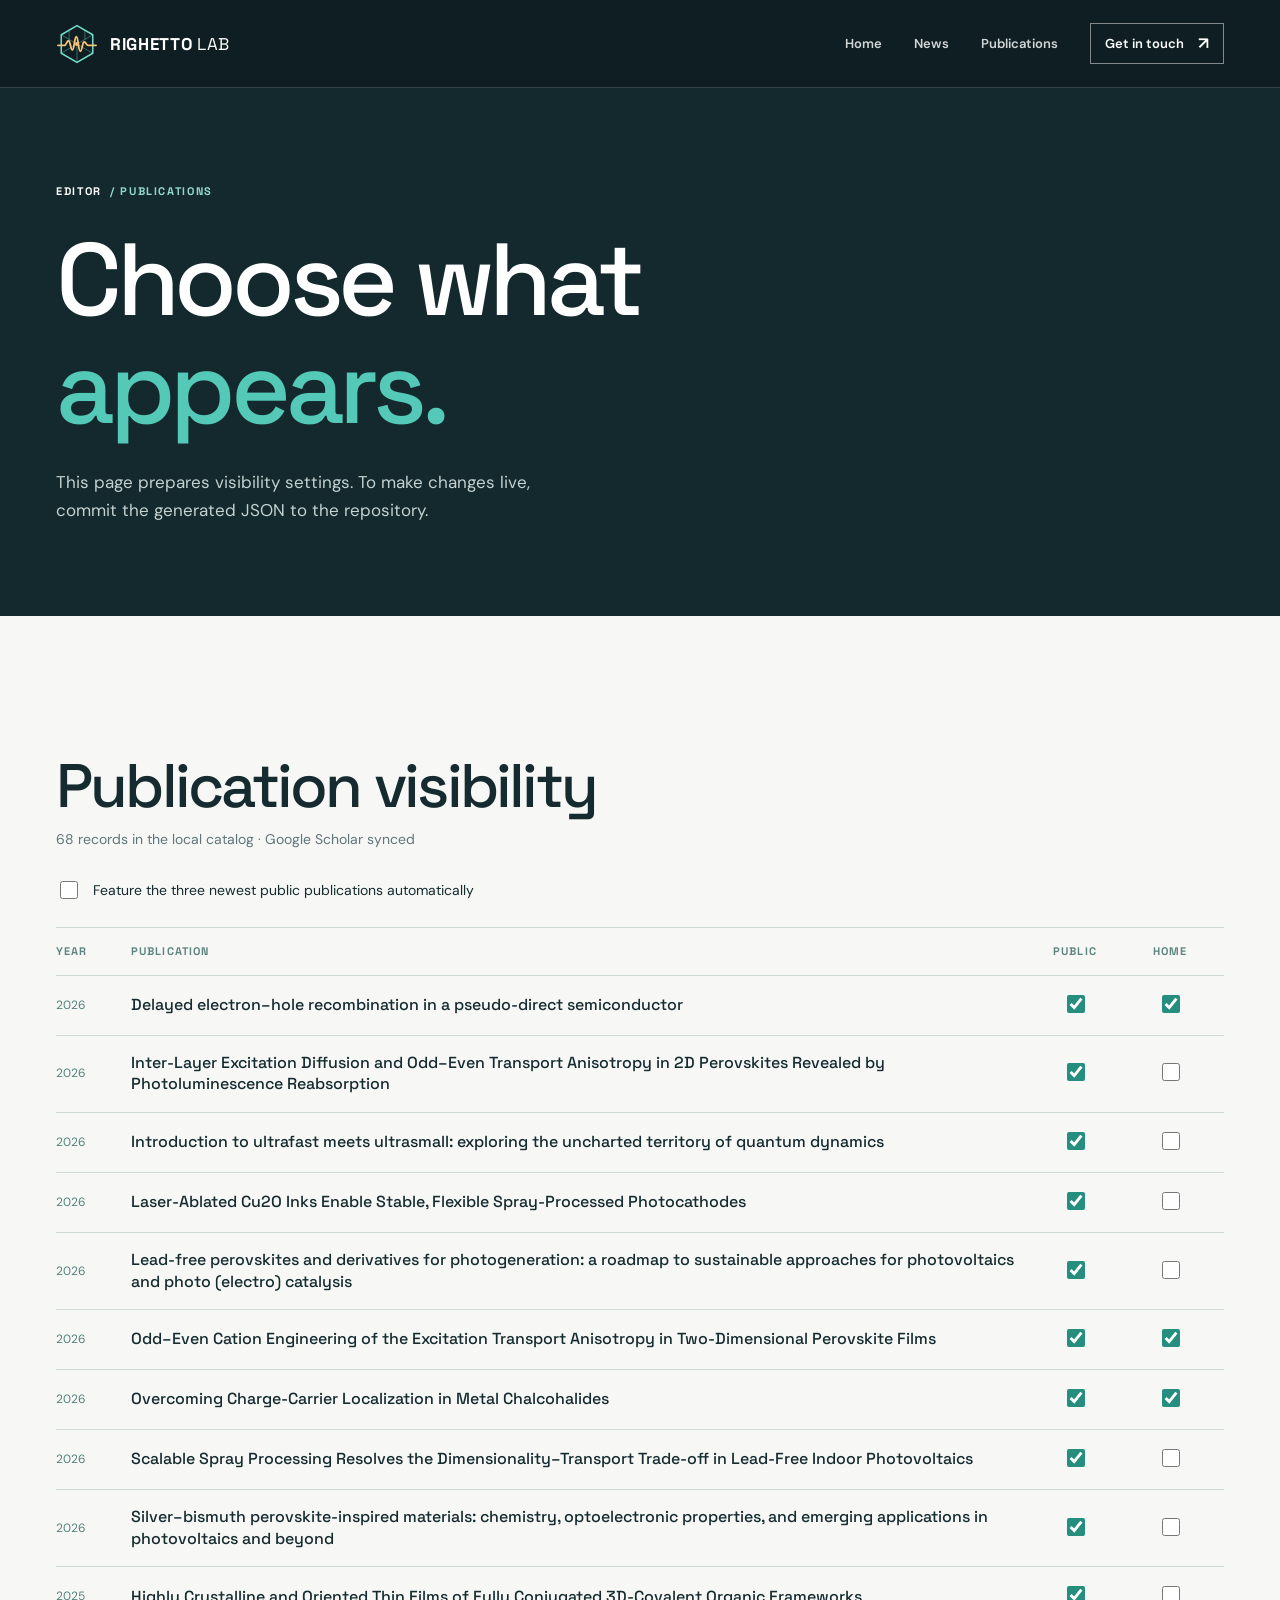
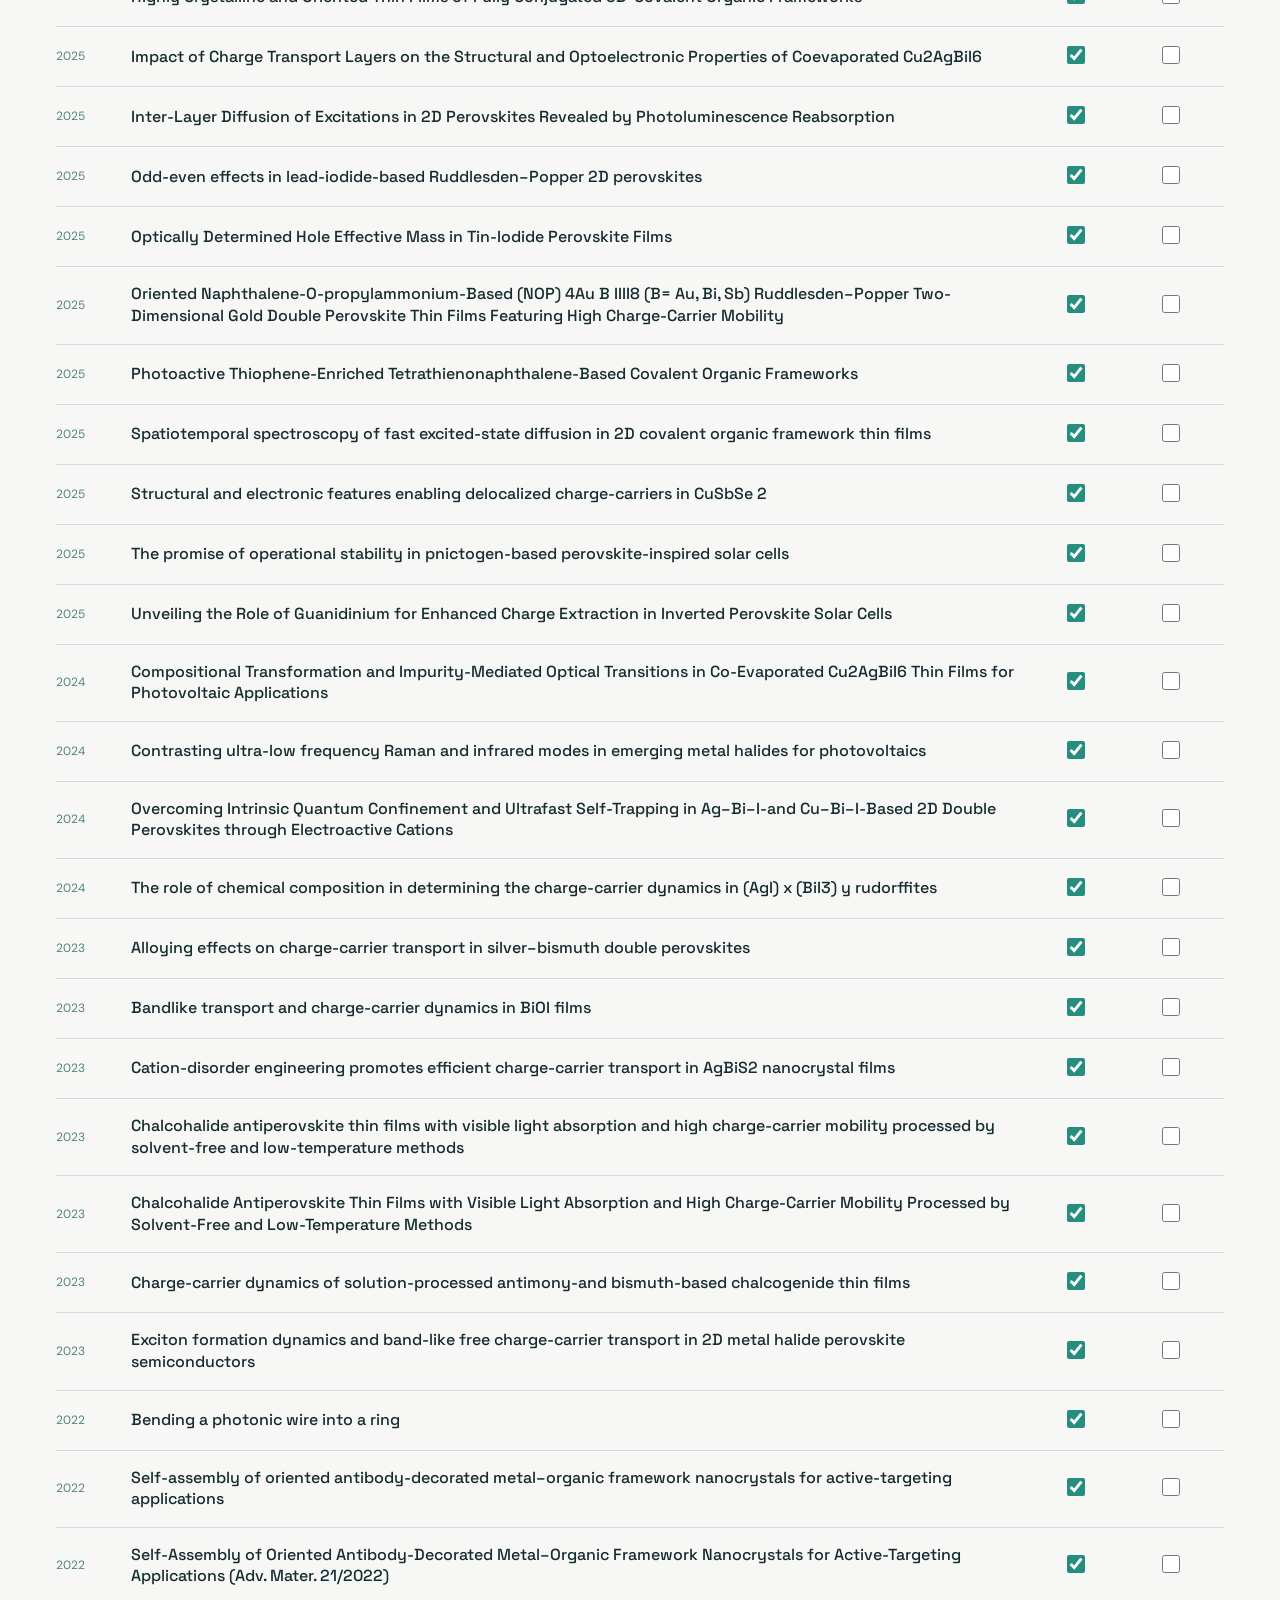
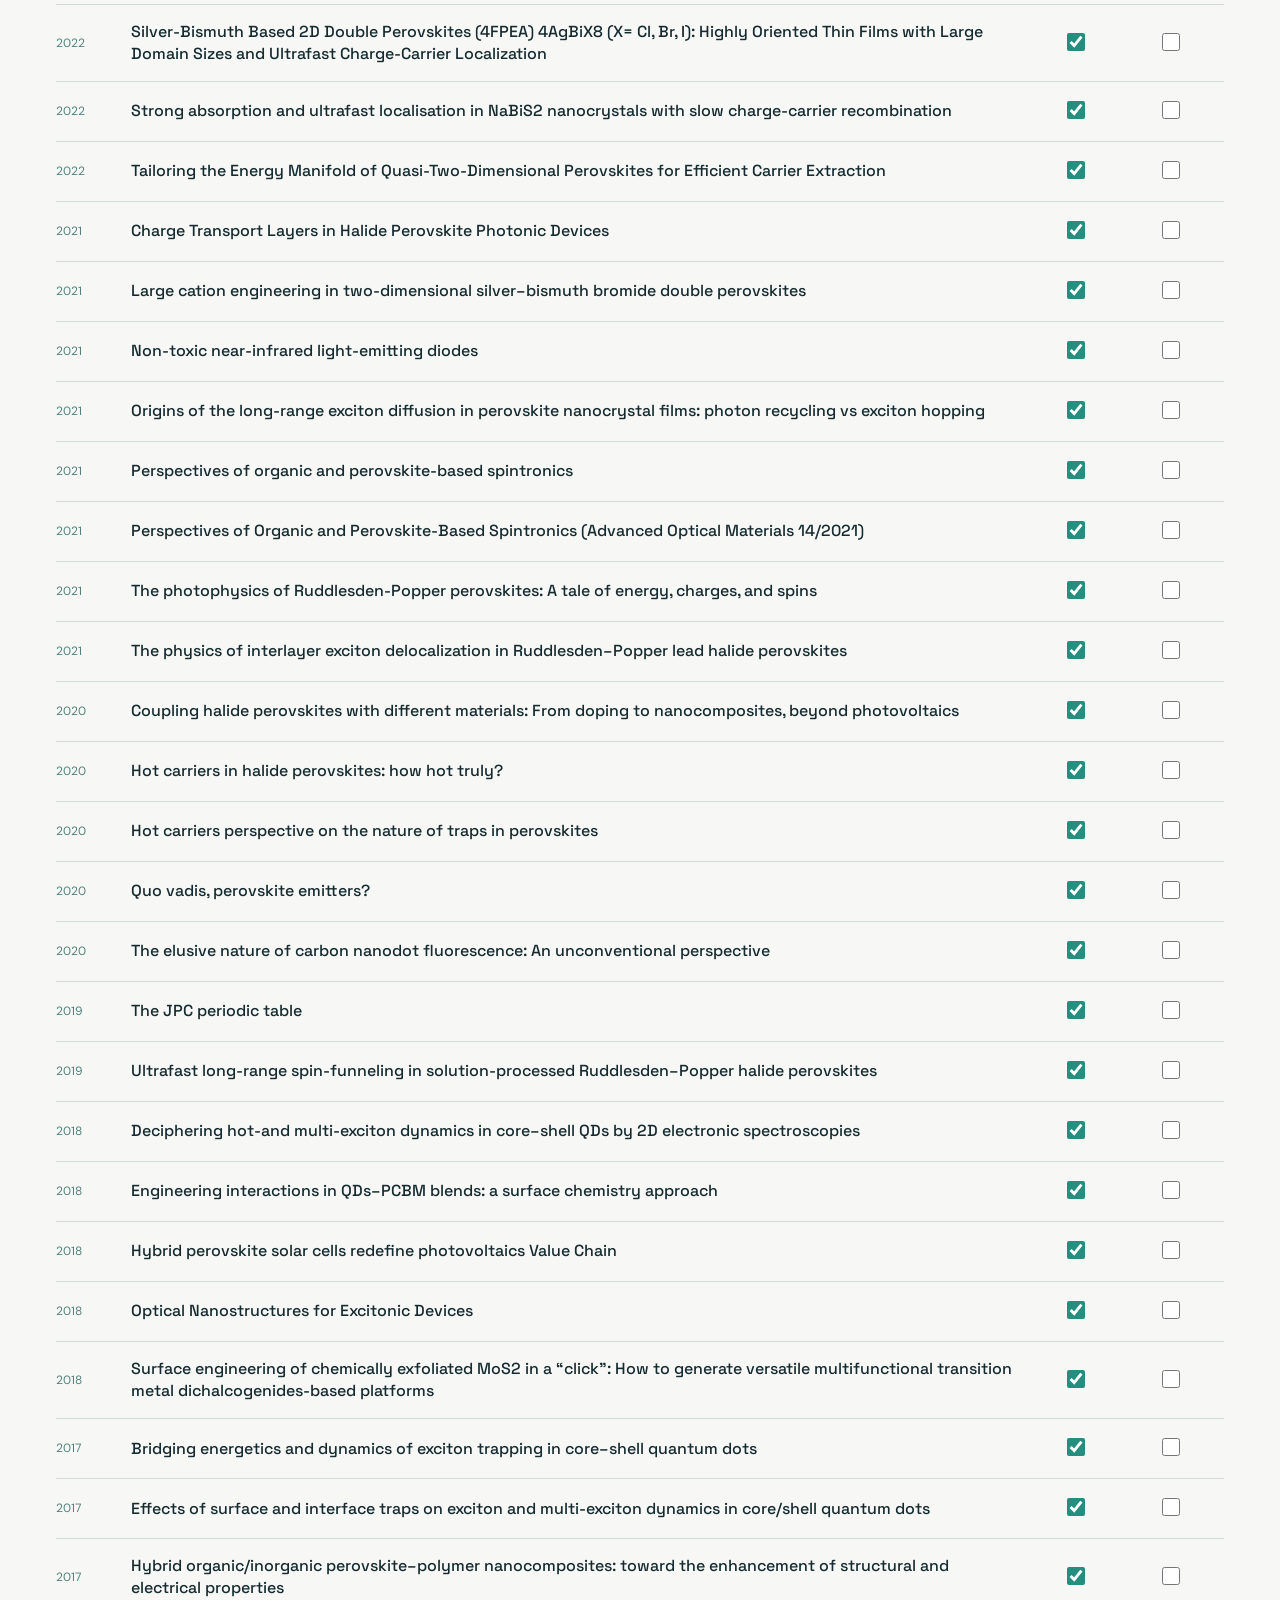
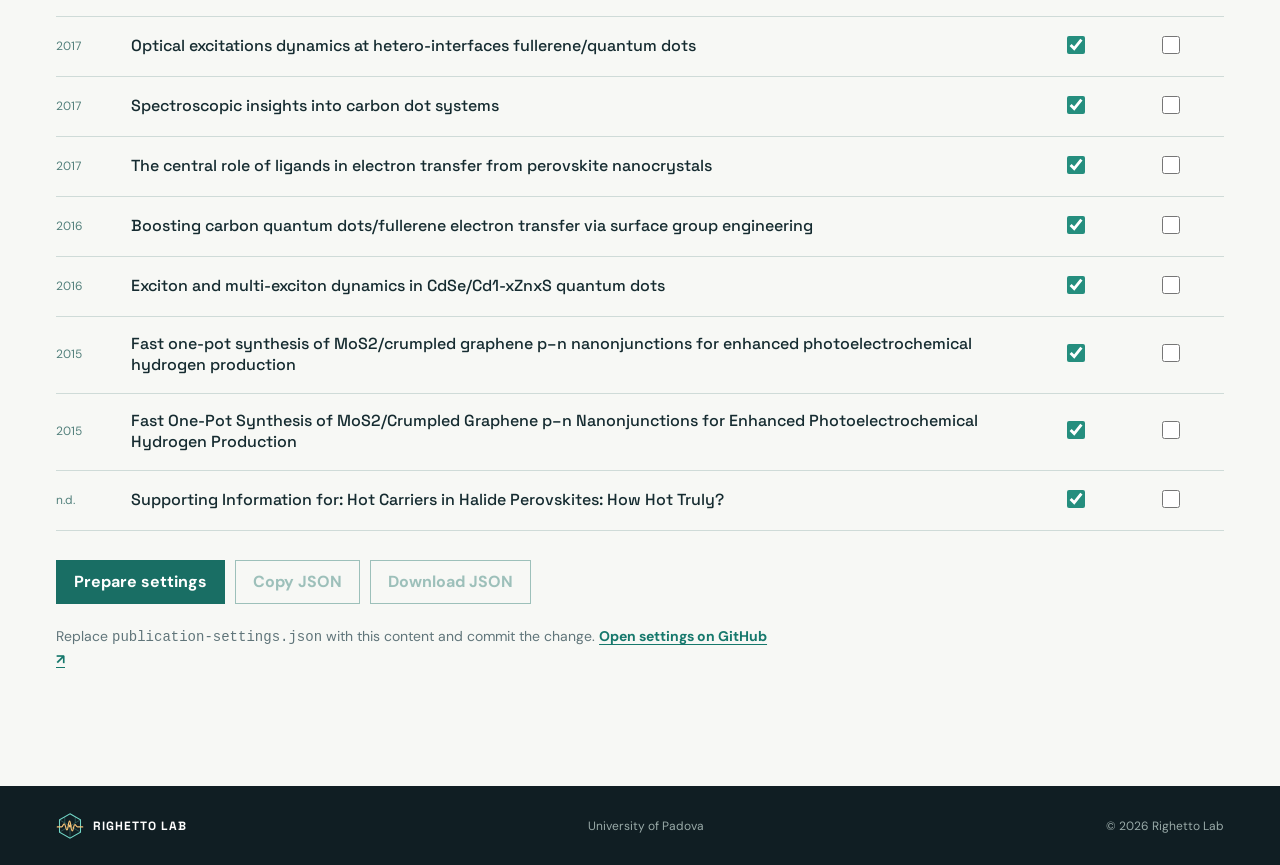
<file: manage-publications.html>
<!doctype html>
<html lang="en">
  <head>
    <meta charset="utf-8">
    <meta name="viewport" content="width=device-width, initial-scale=1">
    <meta name="theme-color" content="#101e23">
    <meta name="robots" content="noindex">
    <title>Publication Visibility | Righetto Lab</title>
    <link rel="icon" type="image/svg+xml" href="assets/mark.svg">
    <link rel="preconnect" href="https://fonts.googleapis.com">
    <link rel="preconnect" href="https://fonts.gstatic.com" crossorigin>
    <link href="https://fonts.googleapis.com/css2?family=DM+Sans:wght@400;500;600;700&family=Space+Grotesk:wght@400;500;600;700&display=swap" rel="stylesheet">
    <link rel="stylesheet" href="styles.css">
    <script src="script.js" defer></script>
    <script src="publications.js" defer></script>
  </head>
  <body>
    <a class="skip-link" href="#main">Skip to content</a>
    <header class="site-header inner-header" id="site-header"><a class="brand" href="index.html" aria-label="Righetto Lab, home"><img src="assets/mark.svg" alt="" width="42" height="42"><span class="brand-name">RIGHETTO <span>LAB</span></span></a><nav class="desktop-nav" aria-label="Main navigation"><a href="index.html">Home</a><a href="news.html">News</a><a href="publications.html">Publications</a><a class="nav-contact" href="index.html#contact">Get in touch <span aria-hidden="true">&#8599;</span></a></nav><button class="menu-toggle" type="button" aria-label="Open navigation" aria-expanded="false" aria-controls="mobile-nav"><span></span><span></span></button></header>
    <nav class="mobile-nav" id="mobile-nav" aria-label="Mobile navigation" hidden><a href="index.html">Home</a><a href="news.html">News</a><a href="publications.html">Publications</a><a href="index.html#contact">Get in touch</a></nav>
    <main id="main">
      <section class="manager-intro"><div class="page-wrap"><div class="section-label section-label-light"><span>EDITOR</span> / PUBLICATIONS</div><h1 class="display-heading">Choose what<br><em>appears.</em></h1><p>This page prepares visibility settings. To make changes live, commit the generated JSON to the repository.</p></div></section>
      <section class="manager-section section-pad"><div class="page-wrap">
        <div class="manager-heading"><h2>Publication visibility</h2><p id="manager-status" aria-live="polite">Loading publication records...</p></div>
        <label class="automatic-featured"><input type="checkbox" id="automatic-featured"> Feature the three newest public publications automatically</label>
        <div class="manager-table-wrap"><table class="manager-table"><thead><tr><th scope="col">Year</th><th scope="col">Publication</th><th scope="col">Public</th><th scope="col">Home</th></tr></thead><tbody id="manager-publications"></tbody></table></div>
        <div class="manager-actions"><button class="action-button" type="button" id="prepare-settings">Prepare settings</button><button class="secondary-button" type="button" id="copy-settings" disabled>Copy JSON</button><button class="secondary-button" type="button" id="download-settings" disabled>Download JSON</button></div>
        <textarea id="settings-output" class="settings-output" aria-label="Generated publication settings JSON" readonly hidden></textarea>
        <p class="manager-instruction">Replace <code>publication-settings.json</code> with this content and commit the change. <a href="https://github.com/Semicond-Collective/Lab/edit/main/publication-settings.json" target="_blank" rel="noopener noreferrer">Open settings on GitHub &#8599;</a></p>
      </div></section>
    </main>
    <footer class="site-footer"><div class="page-wrap footer-layout"><a class="footer-brand" href="index.html"><img src="assets/mark.svg" alt="" width="28" height="28"> RIGHETTO LAB</a><span>University of Padova</span><span>&copy; <span id="year">2026</span> Righetto Lab</span></div></footer>
  </body>
</html>
</file>
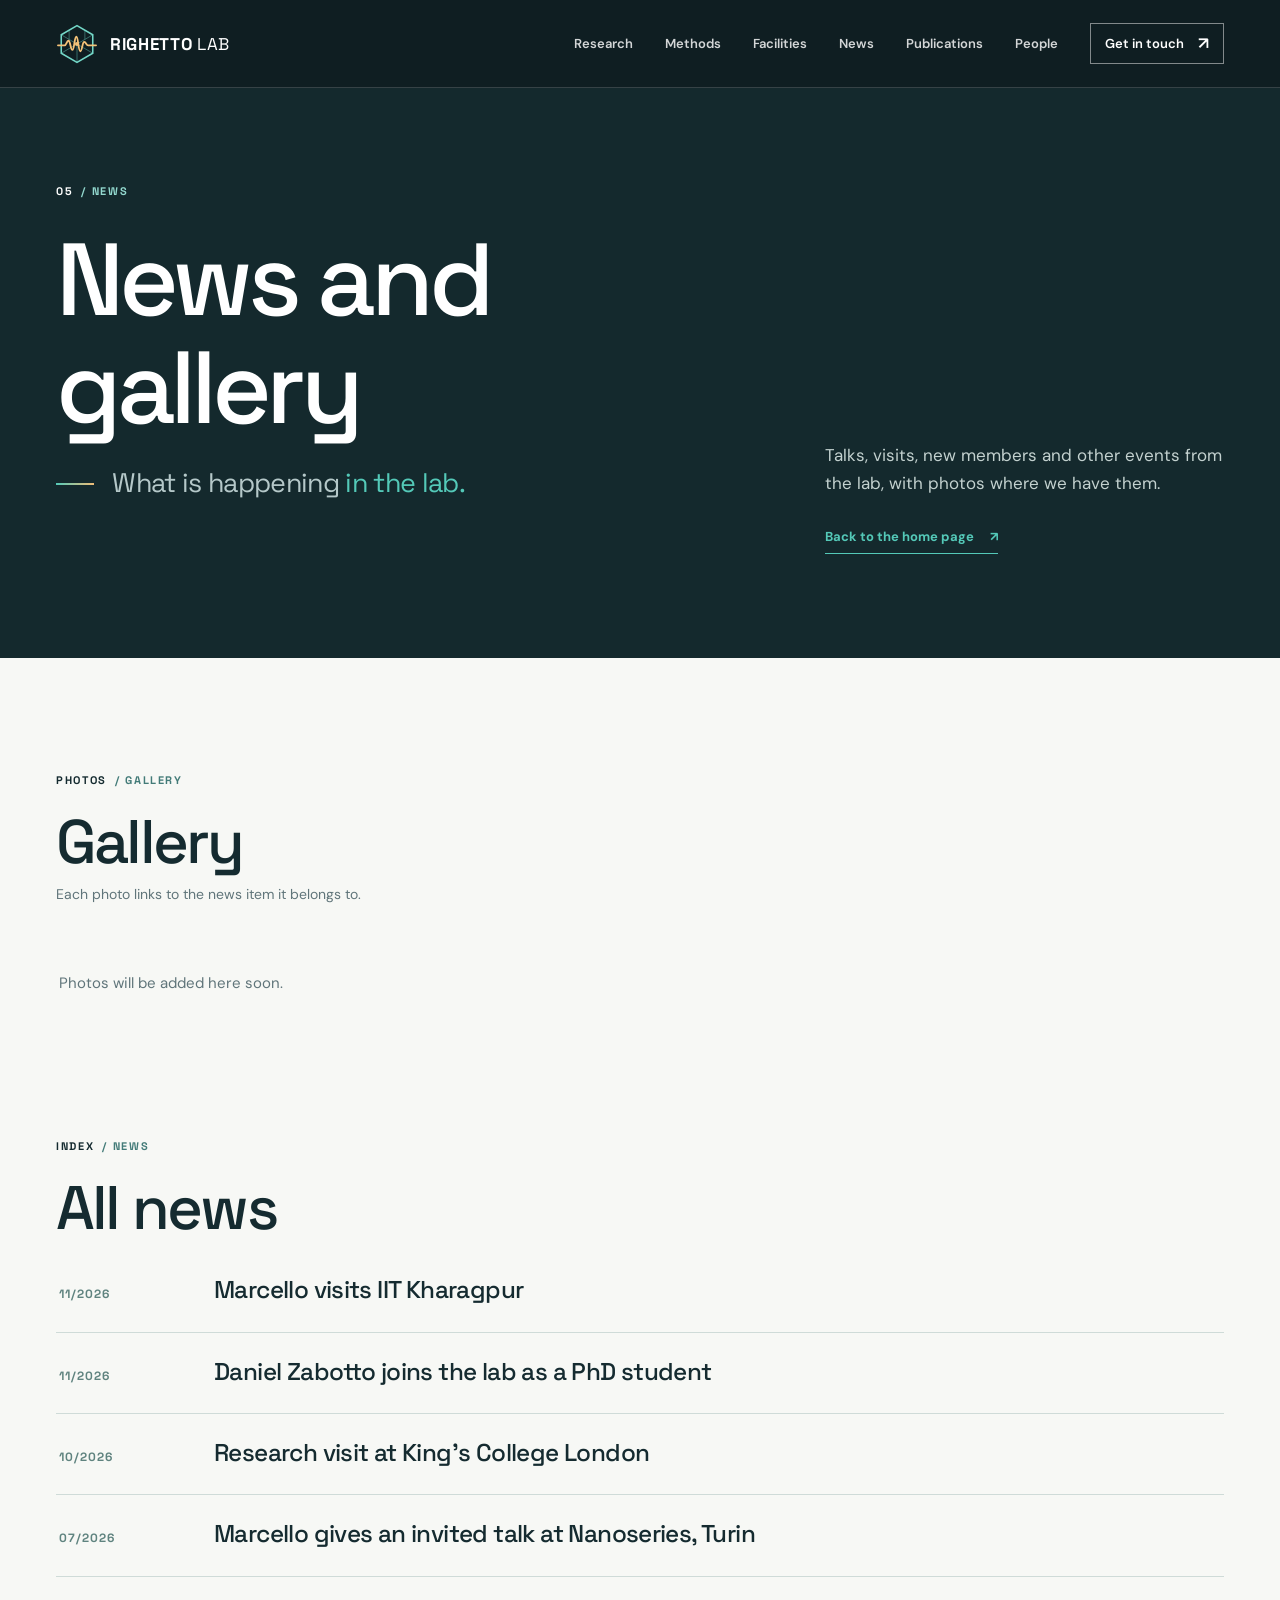
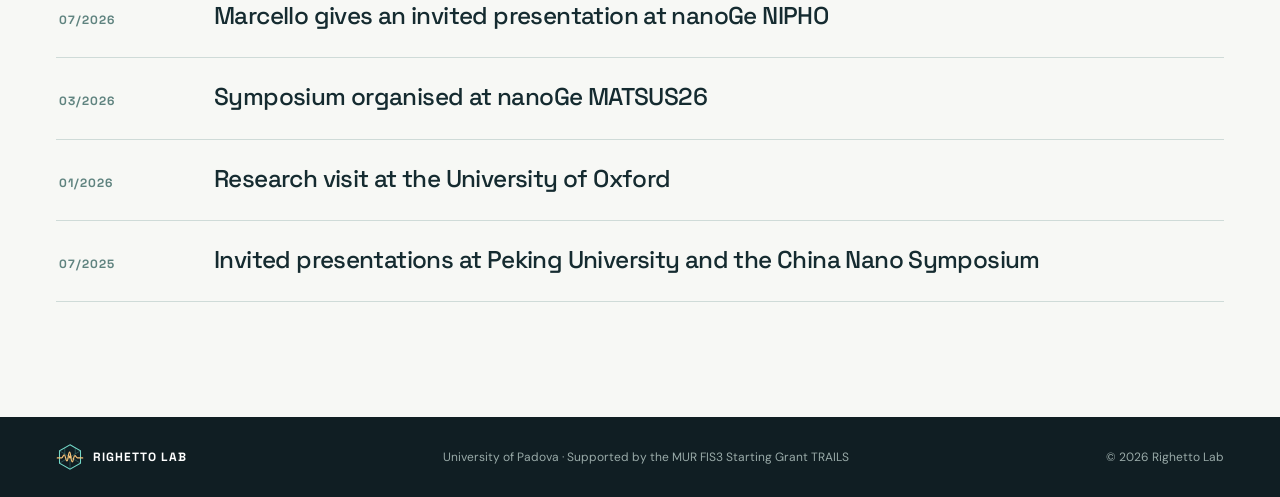
<file: news.html>
<!doctype html>
<html lang="en">
  <head>
    <meta charset="utf-8">
    <meta name="viewport" content="width=device-width, initial-scale=1">
    <meta name="theme-color" content="#101e23">
    <meta name="description" content="News and photos from the Righetto Lab at the University of Padova.">
    <title>News and gallery | Righetto Lab</title>
    <link rel="icon" type="image/svg+xml" href="assets/mark.svg">
    <link rel="preconnect" href="https://fonts.googleapis.com">
    <link rel="preconnect" href="https://fonts.gstatic.com" crossorigin>
    <link href="https://fonts.googleapis.com/css2?family=DM+Sans:wght@400;500;600;700&family=Space+Grotesk:wght@400;500;600;700&display=swap" rel="stylesheet">
    <link rel="stylesheet" href="styles.css">
    <script src="script.js" defer></script>
    <script src="news.js" defer></script>
  </head>
  <body>
    <a class="skip-link" href="#main">Skip to content</a>
    <header class="site-header inner-header" id="site-header">
      <a class="brand" href="index.html" aria-label="Righetto Lab, home"><img src="assets/mark.svg" alt="" width="42" height="42"><span class="brand-name">RIGHETTO <span>LAB</span></span></a>
      <nav class="desktop-nav" aria-label="Main navigation"><a href="index.html#research">Research</a><a href="index.html#approach">Methods</a><a href="index.html#facilities">Facilities</a><a href="news.html" aria-current="page">News</a><a href="publications.html">Publications</a><a href="index.html#people">People</a><a class="nav-contact" href="index.html#contact">Get in touch <span aria-hidden="true">&#8599;</span></a></nav>
      <button class="menu-toggle" type="button" aria-label="Open navigation" aria-expanded="false" aria-controls="mobile-nav"><span></span><span></span></button>
    </header>
    <nav class="mobile-nav" id="mobile-nav" aria-label="Mobile navigation" hidden><a href="index.html#research">Research</a><a href="index.html#approach">Methods</a><a href="index.html#facilities">Facilities</a><a href="news.html">News</a><a href="publications.html">Publications</a><a href="index.html#people">People</a><a href="index.html#contact">Get in touch</a></nav>
    <main id="main">
      <section class="archive-intro">
        <div class="page-wrap archive-intro-inner">
          <div class="section-label section-label-light"><span>05</span> / NEWS</div>
          <div class="heading-block"><h1 class="display-heading">News and gallery</h1><p class="section-tagline section-tagline-light">What is happening <em>in the lab.</em></p></div>
          <p>Talks, visits, new members and other events from the lab, with photos where we have them.</p>
          <a class="archive-source" href="index.html#news">Back to the home page <span aria-hidden="true">&#8599;</span></a>
        </div>
      </section>
      <section class="archive-section section-pad" aria-labelledby="gallery-title">
        <div class="page-wrap">
          <div class="archive-head"><div><div class="section-label"><span>PHOTOS</span> / GALLERY</div><h2 id="gallery-title">Gallery</h2><p class="archive-status">Each photo links to the news item it belongs to.</p></div></div>
          <div class="gallery-grid" id="news-gallery" aria-live="polite"><p class="publication-message">Loading photos...</p></div>
        </div>
      </section>
      <section class="archive-section news-archive section-pad" aria-labelledby="all-news-title">
        <div class="page-wrap">
          <div class="archive-head"><div><div class="section-label"><span>INDEX</span> / NEWS</div><h2 id="all-news-title">All news</h2></div></div>
          <div class="news-archive-list" id="all-news" aria-live="polite"><p class="publication-message">Loading news...</p></div>
        </div>
      </section>
    </main>
    <footer class="site-footer"><div class="page-wrap footer-layout"><a class="footer-brand" href="index.html"><img src="assets/mark.svg" alt="" width="28" height="28"> RIGHETTO LAB</a><span>University of Padova &middot; Supported by the MUR FIS3 Starting Grant TRAILS</span><span>&copy; <span id="year">2026</span> Righetto Lab</span></div></footer>
  </body>
</html>
</file>
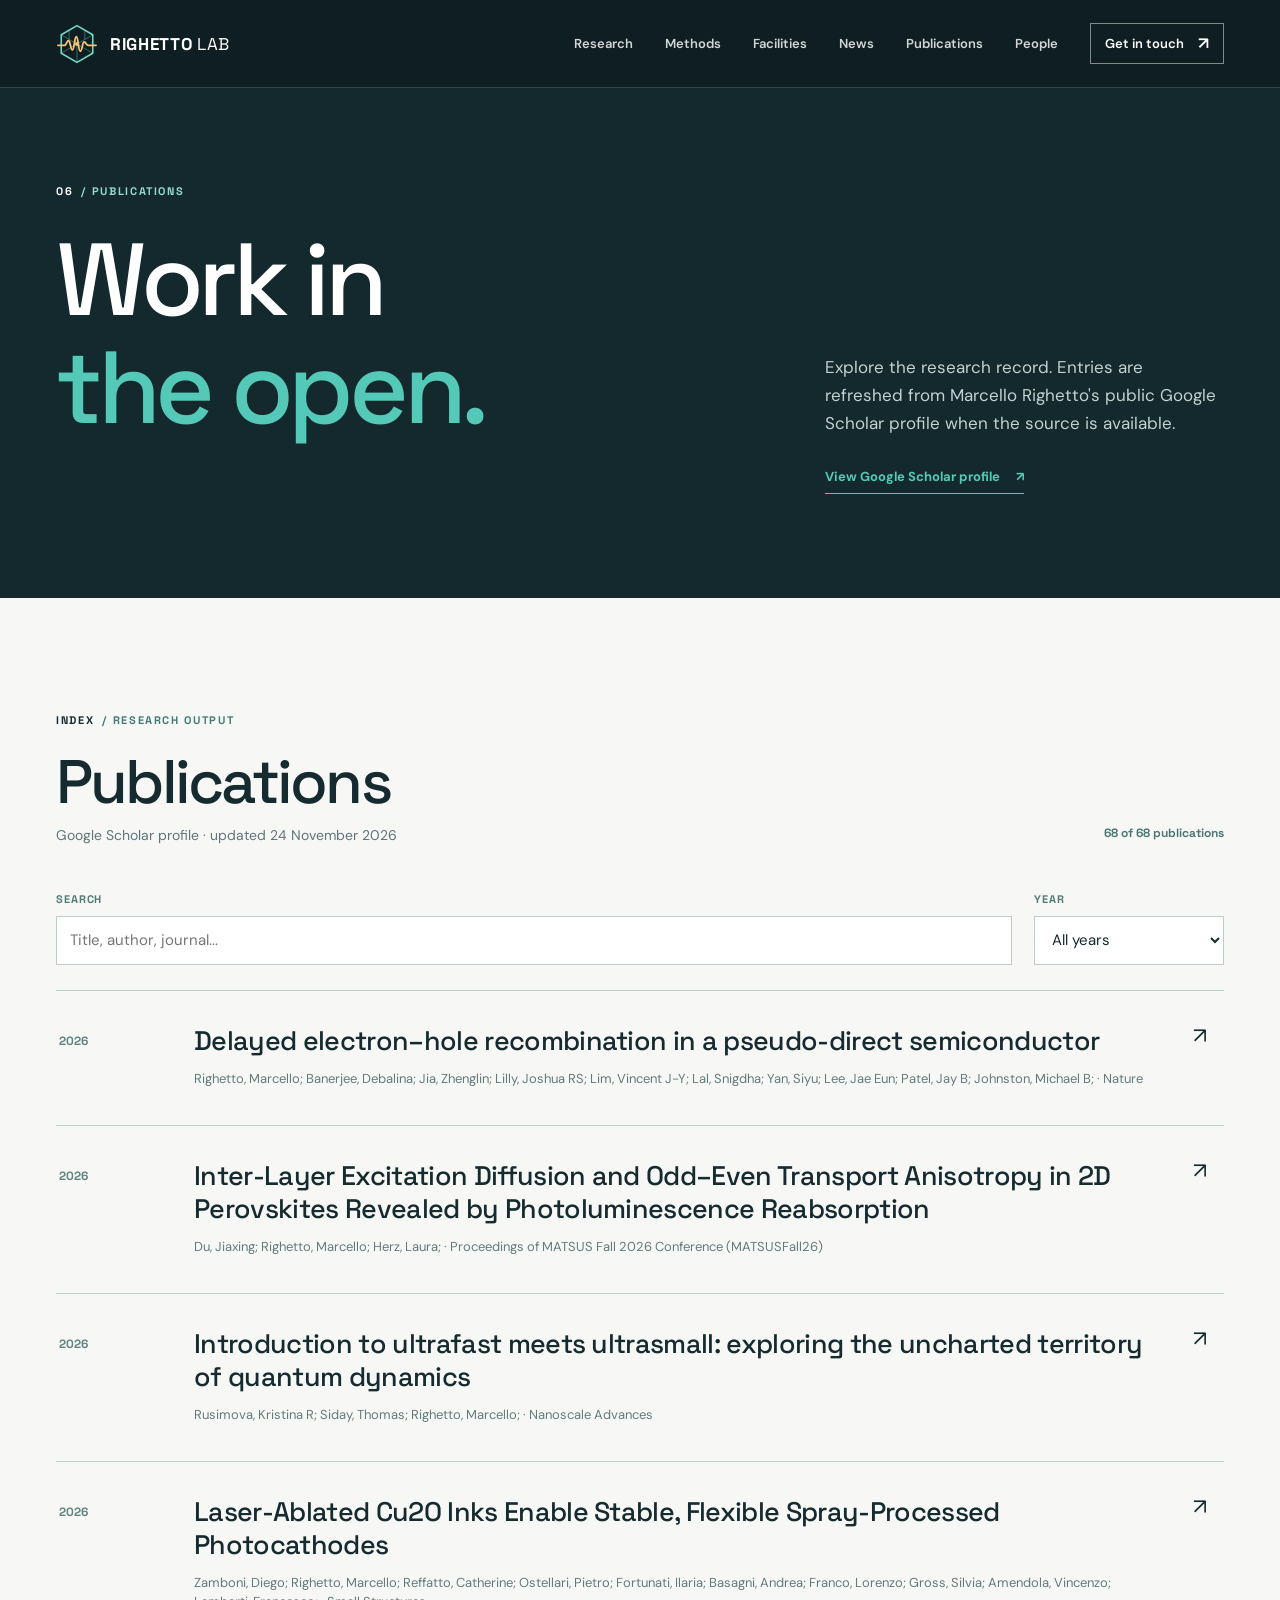
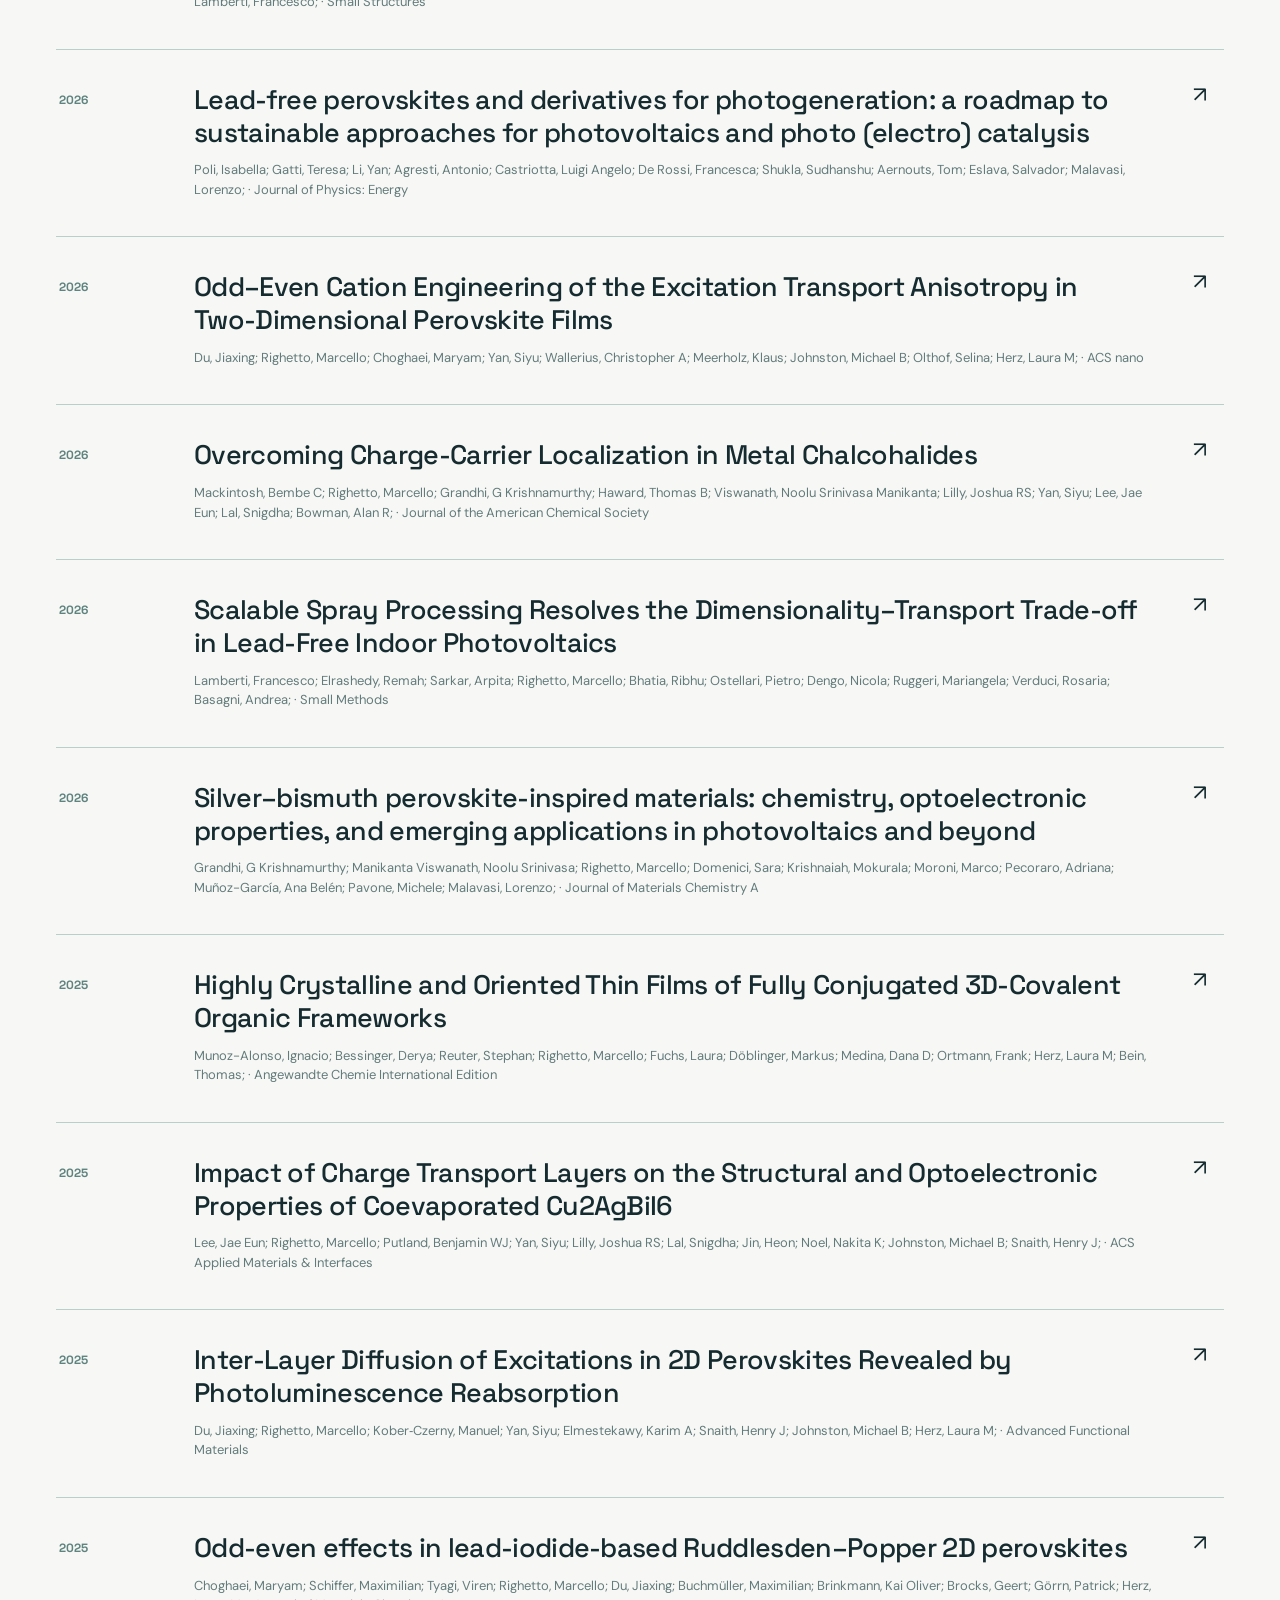
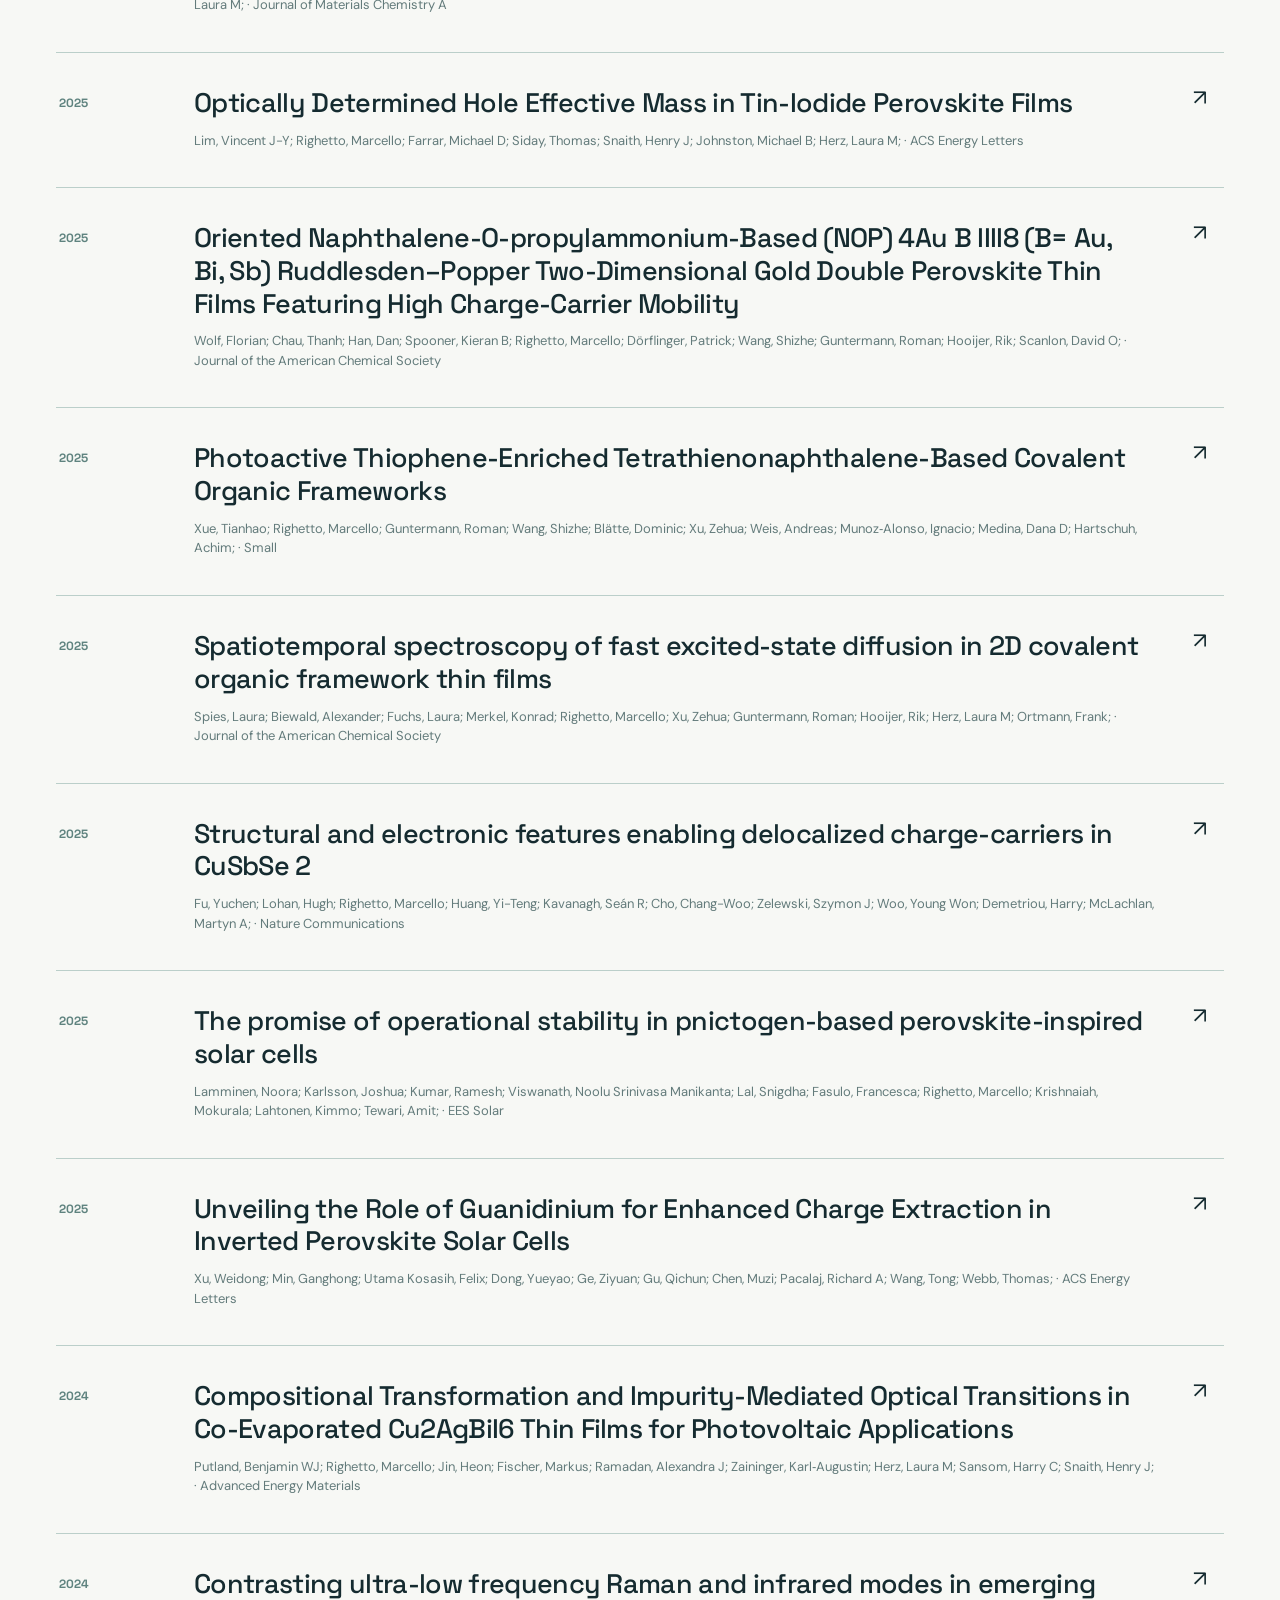
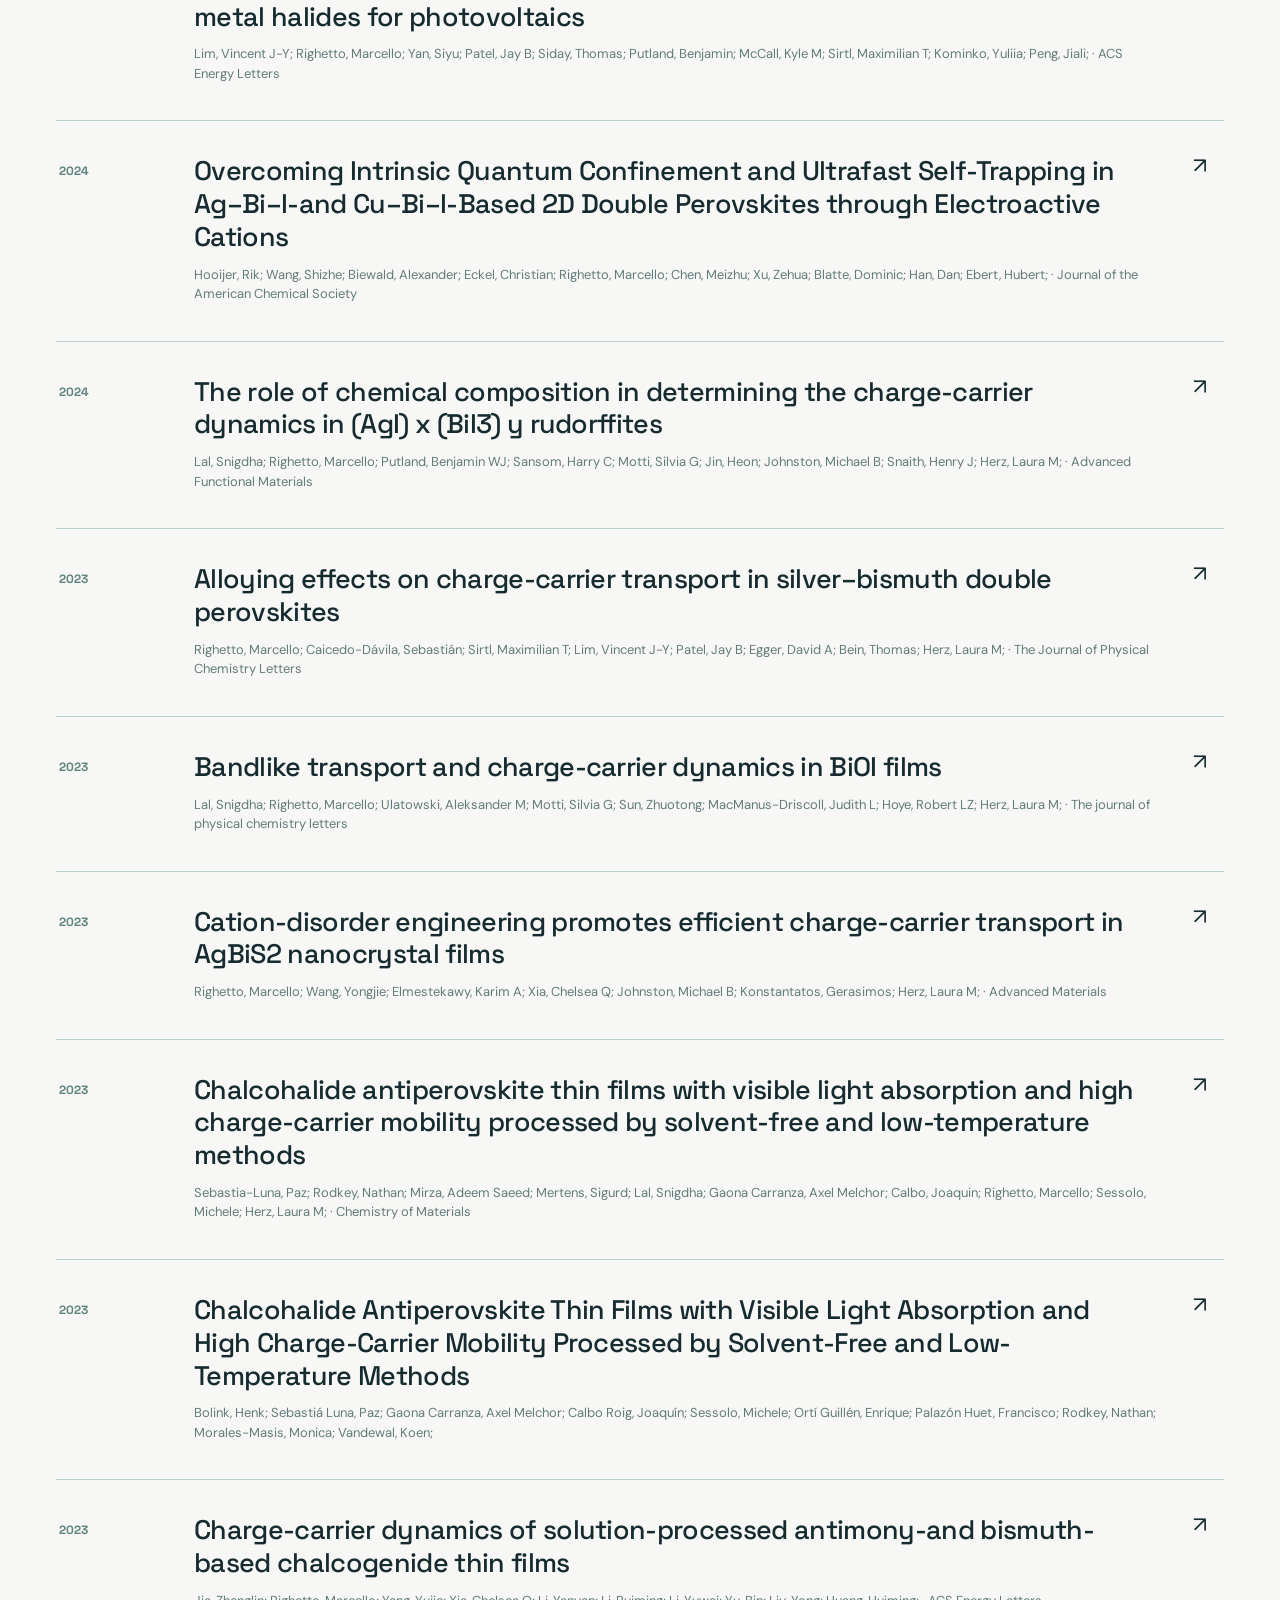
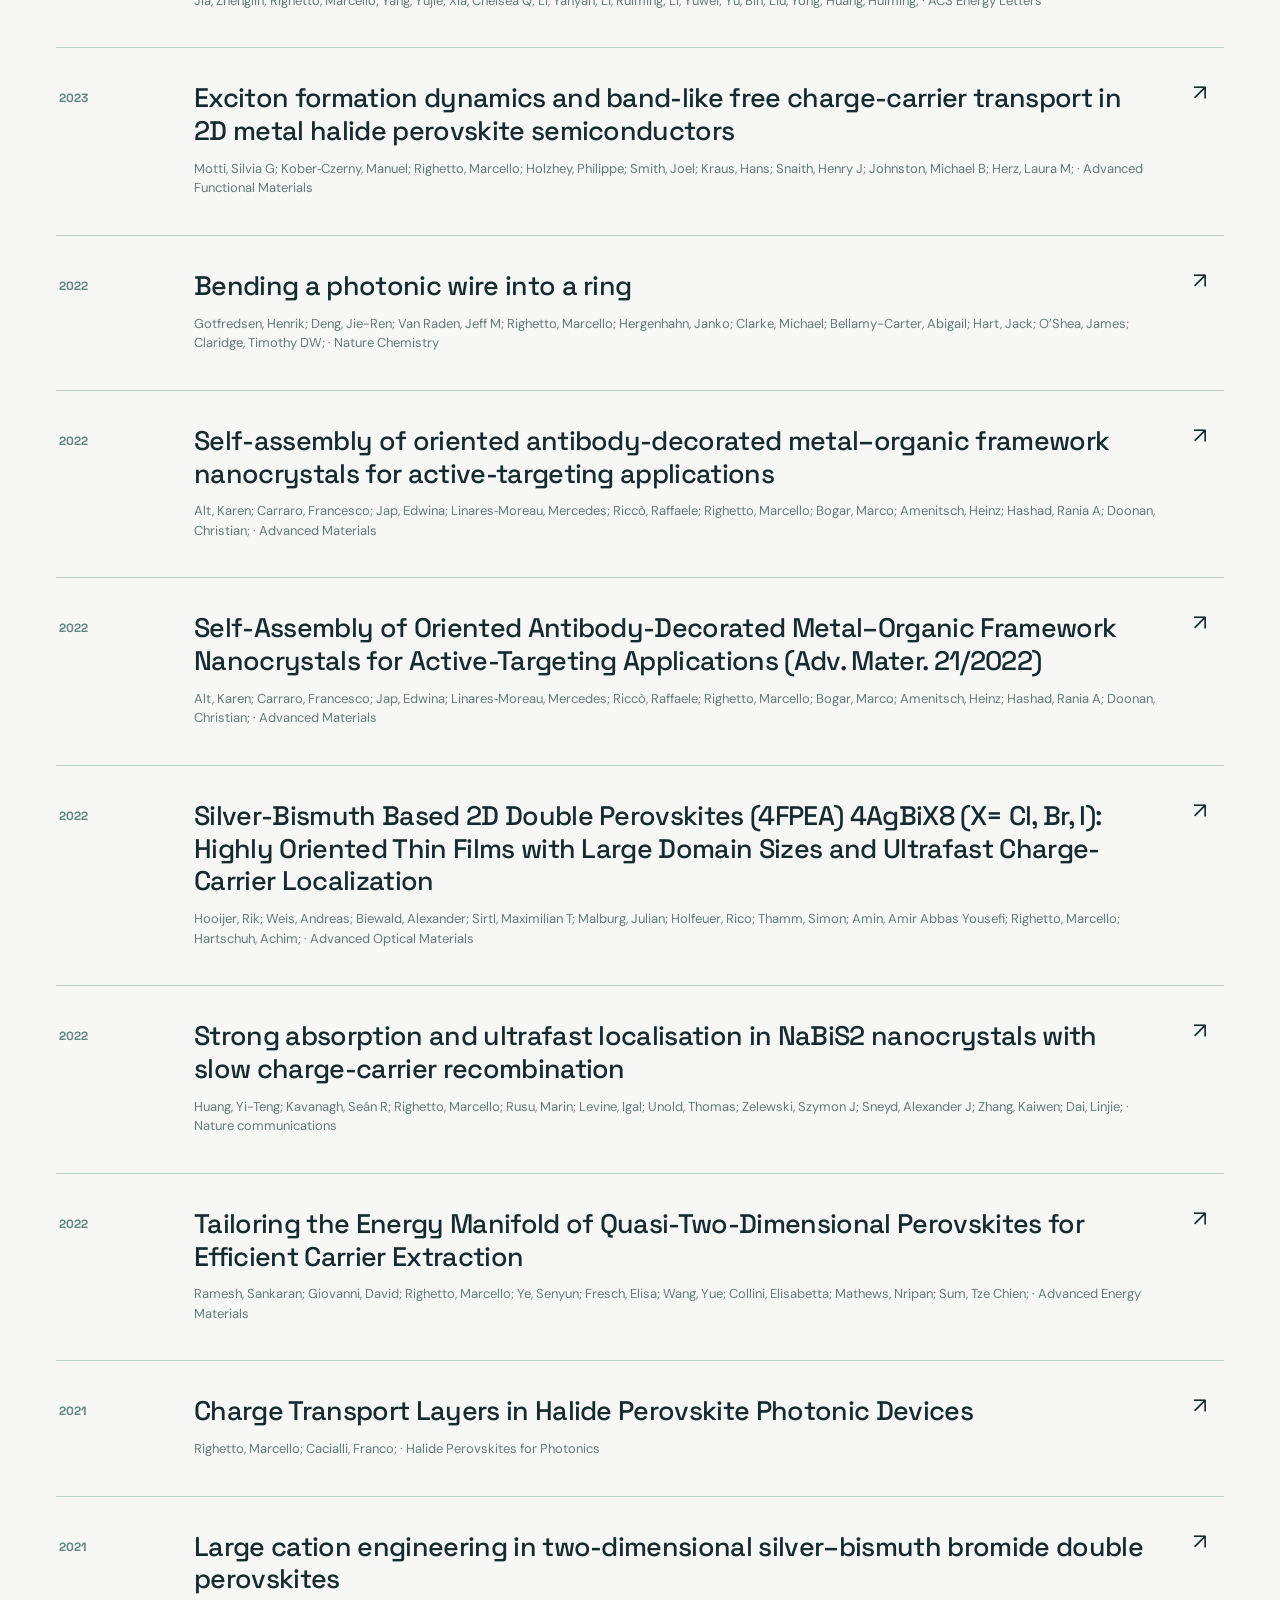
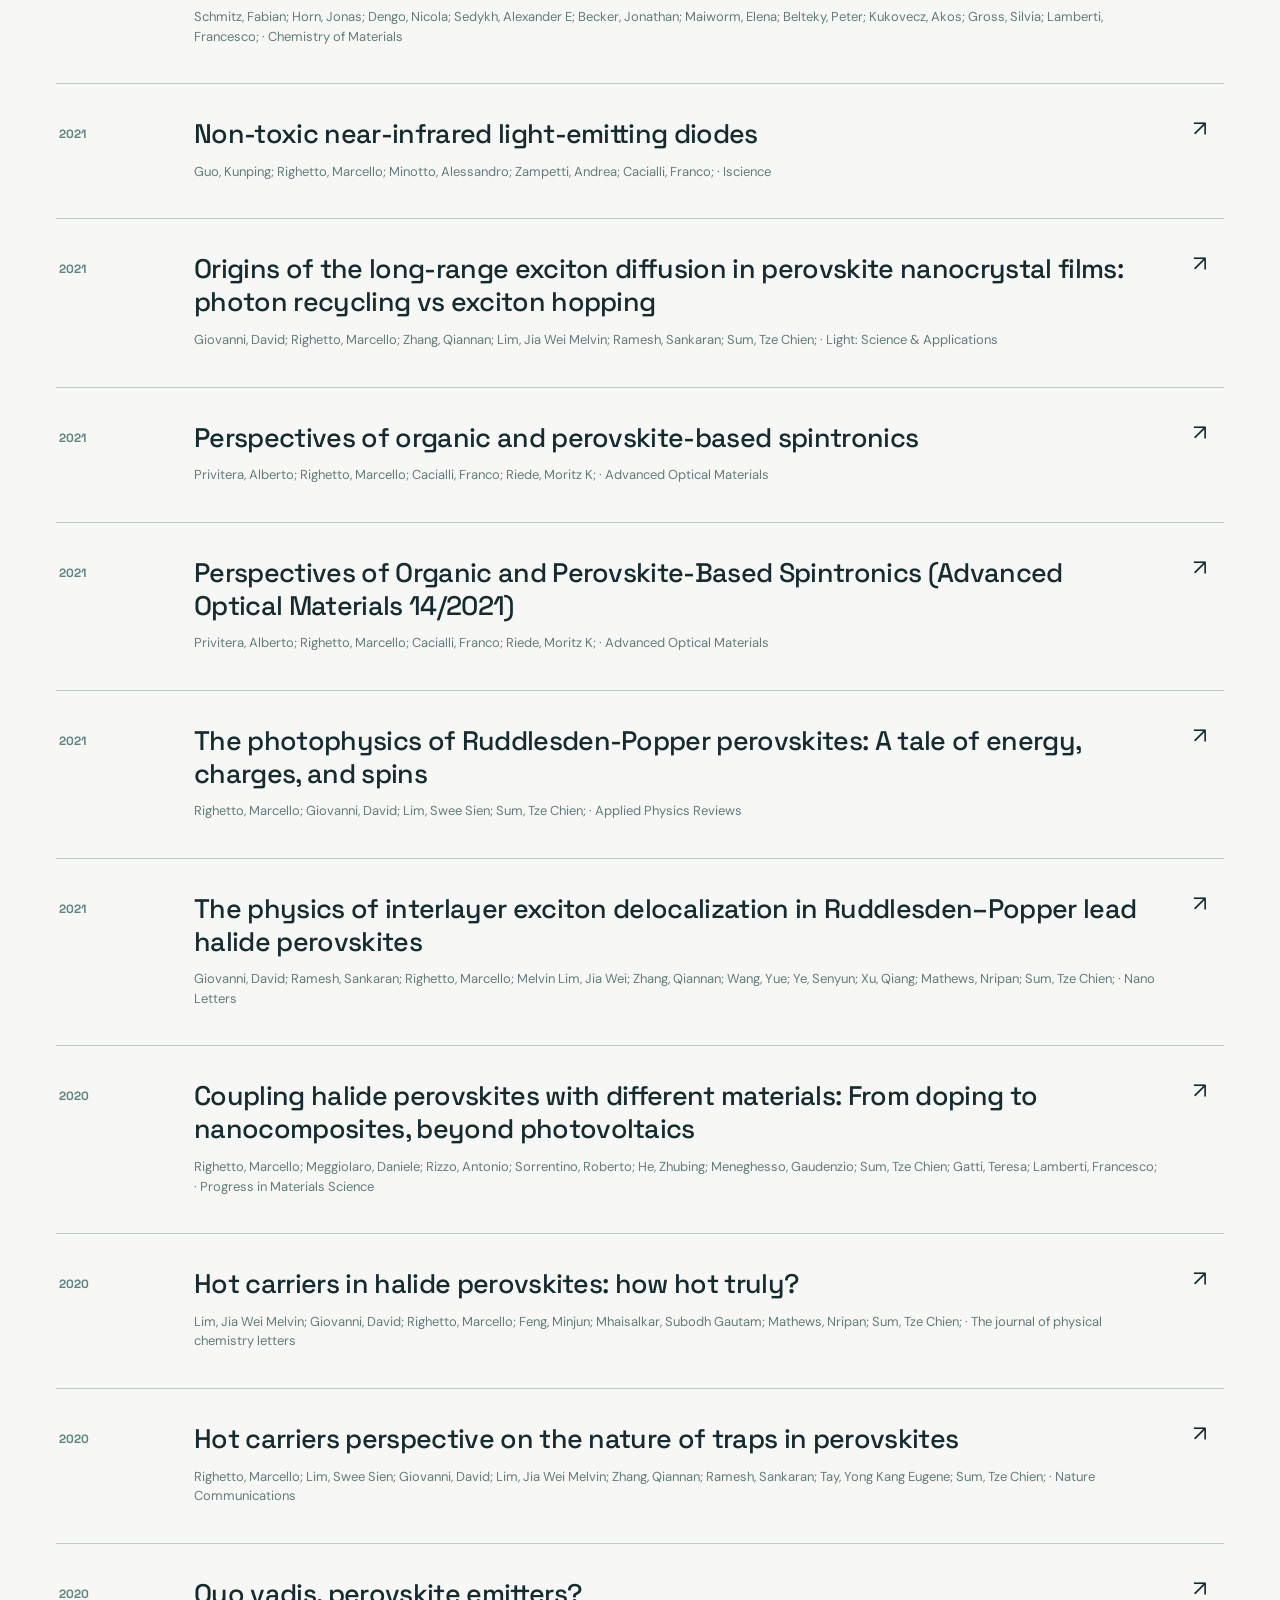
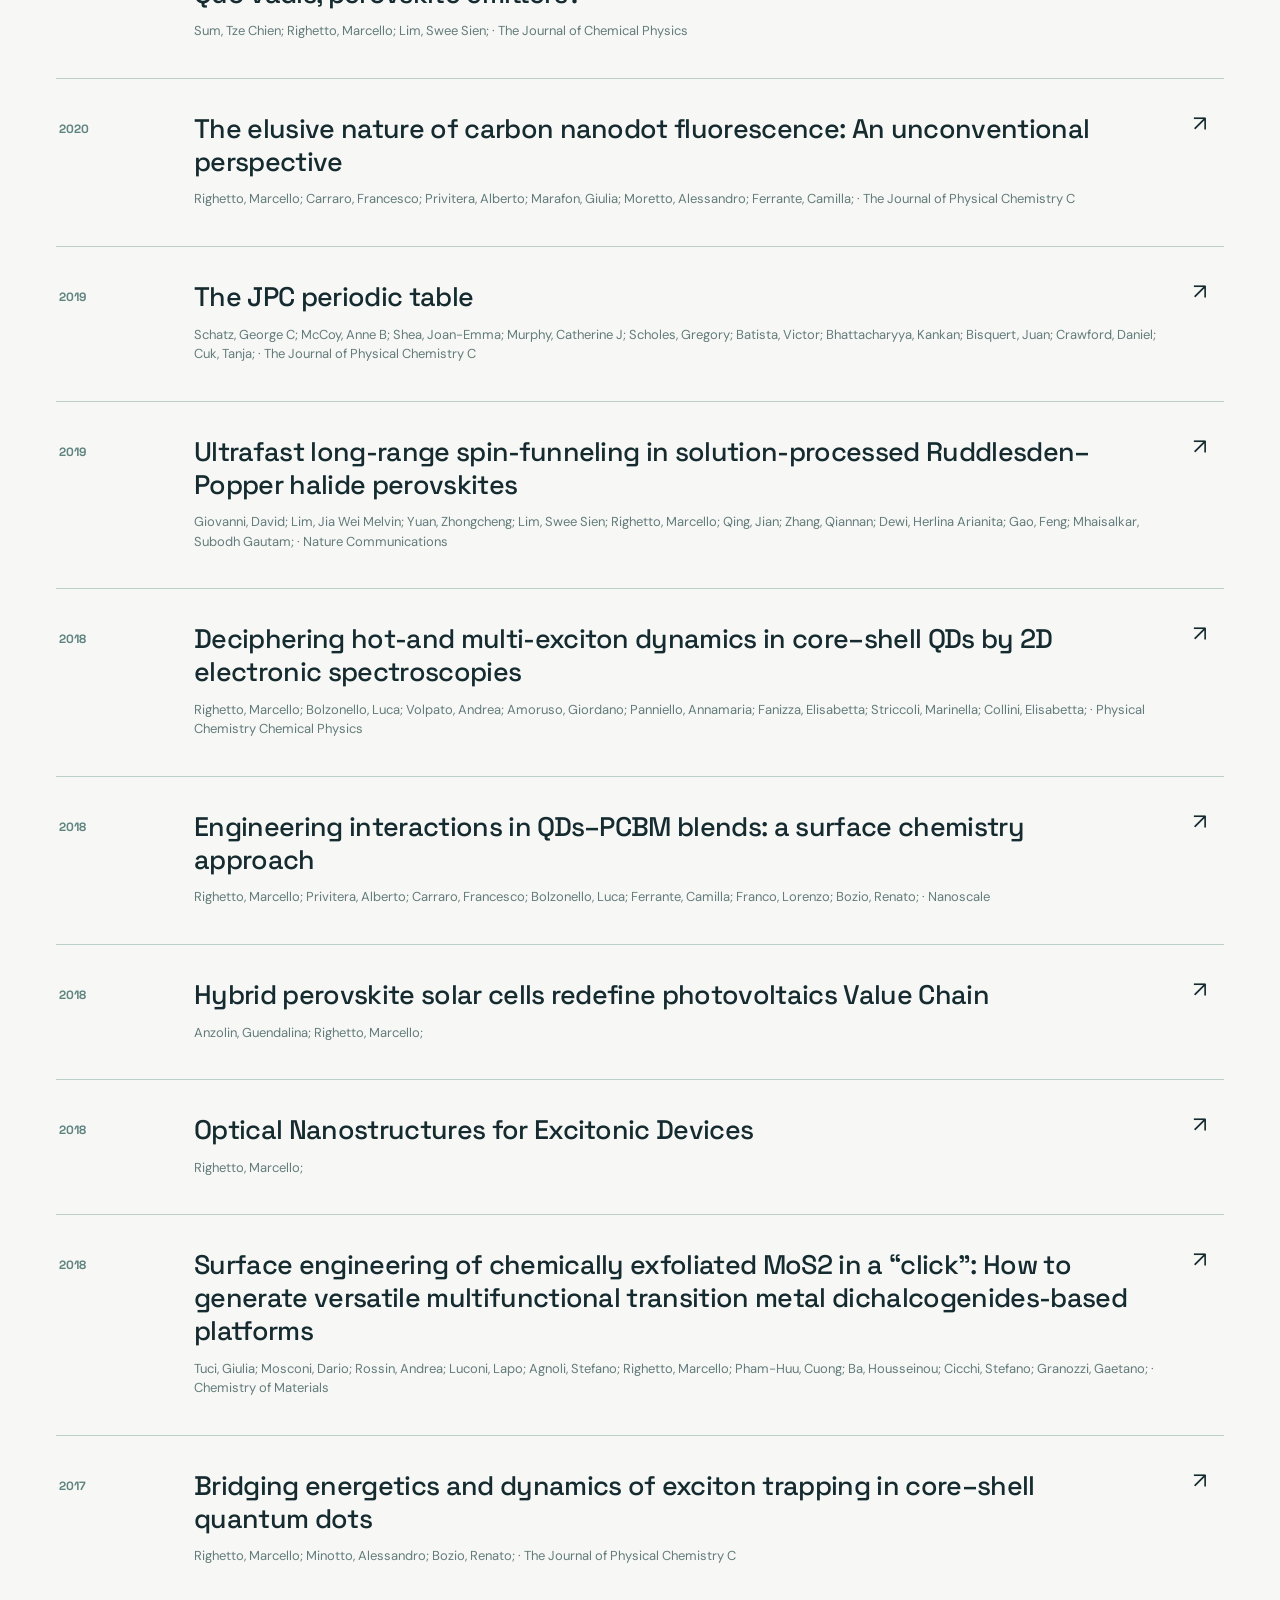
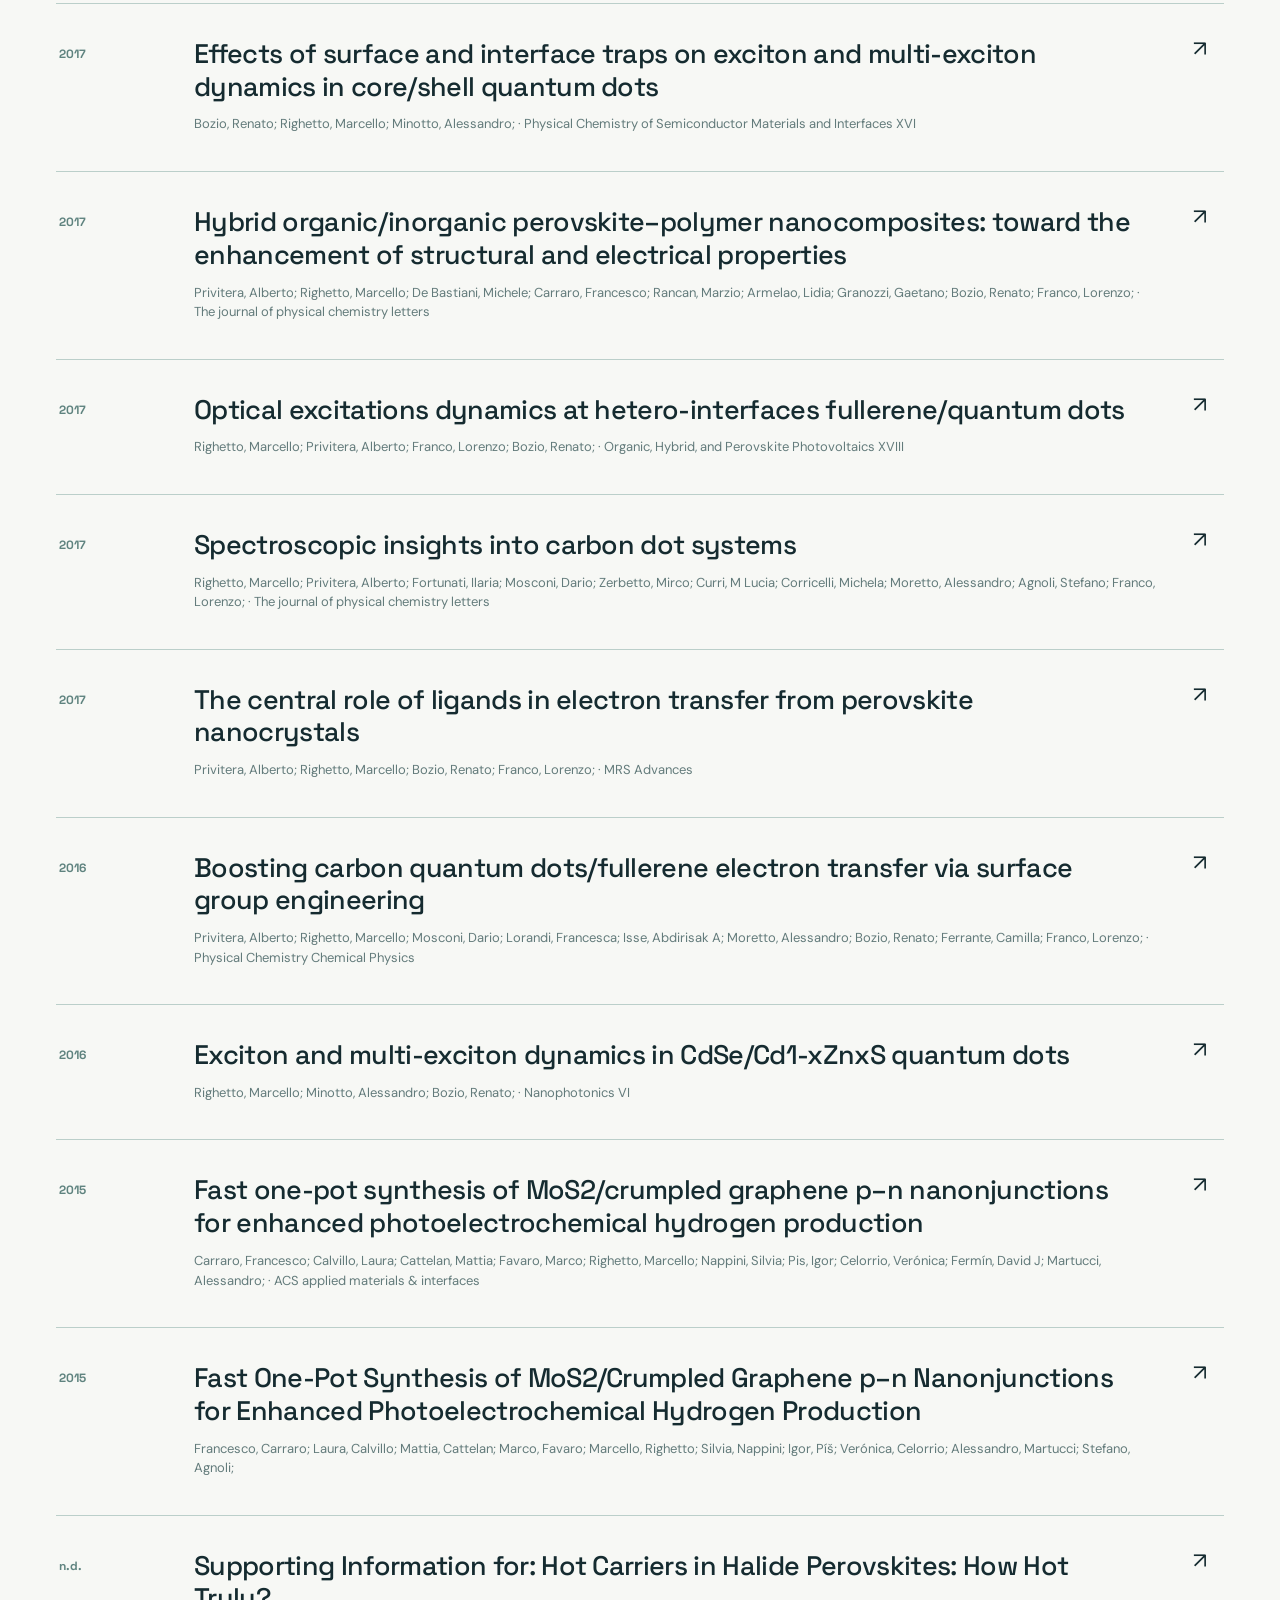
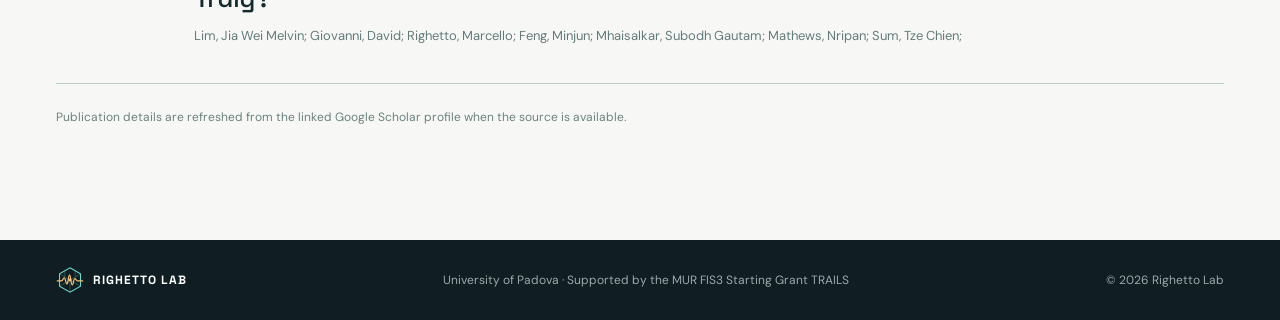
<file: publications.html>
<!doctype html>
<html lang="en">
  <head>
    <meta charset="utf-8">
    <meta name="viewport" content="width=device-width, initial-scale=1">
    <meta name="theme-color" content="#101e23">
    <meta name="description" content="Browse publications from the Righetto Lab and Marcello Righetto's Google Scholar record.">
    <title>Publications | Righetto Lab</title>
    <link rel="icon" type="image/svg+xml" href="assets/mark.svg">
    <link rel="preconnect" href="https://fonts.googleapis.com">
    <link rel="preconnect" href="https://fonts.gstatic.com" crossorigin>
    <link href="https://fonts.googleapis.com/css2?family=DM+Sans:wght@400;500;600;700&family=Space+Grotesk:wght@400;500;600;700&display=swap" rel="stylesheet">
    <link rel="stylesheet" href="styles.css">
    <script src="script.js" defer></script>
    <script src="publications.js" defer></script>
  </head>
  <body>
    <a class="skip-link" href="#main">Skip to content</a>
    <header class="site-header inner-header" id="site-header">
      <a class="brand" href="index.html" aria-label="Righetto Lab, home"><img src="assets/mark.svg" alt="" width="42" height="42"><span class="brand-name">RIGHETTO <span>LAB</span></span></a>
      <nav class="desktop-nav" aria-label="Main navigation"><a href="index.html#research">Research</a><a href="index.html#approach">Methods</a><a href="index.html#facilities">Facilities</a><a href="news.html">News</a><a href="publications.html" aria-current="page">Publications</a><a href="index.html#people">People</a><a class="nav-contact" href="index.html#contact">Get in touch <span aria-hidden="true">&#8599;</span></a></nav>
      <button class="menu-toggle" type="button" aria-label="Open navigation" aria-expanded="false" aria-controls="mobile-nav"><span></span><span></span></button>
    </header>
    <nav class="mobile-nav" id="mobile-nav" aria-label="Mobile navigation" hidden><a href="index.html#research">Research</a><a href="index.html#approach">Methods</a><a href="index.html#facilities">Facilities</a><a href="news.html">News</a><a href="publications.html">Publications</a><a href="index.html#people">People</a><a href="index.html#contact">Get in touch</a></nav>
    <main id="main">
      <section class="archive-intro">
        <div class="page-wrap archive-intro-inner">
          <div class="section-label section-label-light"><span>06</span> / PUBLICATIONS</div>
          <h1 class="display-heading">Work in<br><em>the open.</em></h1>
          <p>Explore the research record. Entries are refreshed from Marcello Righetto's public Google Scholar profile when the source is available.</p>
          <a class="archive-source" id="scholar-profile-link" href="https://scholar.google.com/citations?user=2q1-iQUAAAAJ" target="_blank" rel="noopener noreferrer">View Google Scholar profile <span aria-hidden="true">&#8599;</span></a>
        </div>
      </section>
      <section class="archive-section section-pad" aria-labelledby="archive-title">
        <div class="page-wrap">
          <div class="archive-head"><div><div class="section-label"><span>INDEX</span> / RESEARCH OUTPUT</div><h2 id="archive-title">Publications</h2><p class="archive-status" id="publication-status" aria-live="polite">Loading the publication record...</p></div><p class="archive-count" id="publication-count"></p></div>
          <div class="archive-toolbar">
            <label class="archive-search"><span>Search</span><input id="publication-search" type="search" placeholder="Title, author, journal..." autocomplete="off"></label>
            <label class="archive-filter"><span>Year</span><select id="publication-year"><option value="all">All years</option></select></label>
          </div>
          <div class="publication-list archive-list" id="all-publications" aria-live="polite"></div>
          <p class="archive-end-note">Publication details are refreshed from the linked Google Scholar profile when the source is available.</p>
        </div>
      </section>
    </main>
    <footer class="site-footer"><div class="page-wrap footer-layout"><a class="footer-brand" href="index.html"><img src="assets/mark.svg" alt="" width="28" height="28"> RIGHETTO LAB</a><span>University of Padova &middot; Supported by the MUR FIS3 Starting Grant TRAILS</span><span>&copy; <span id="year">2026</span> Righetto Lab</span></div></footer>
  </body>
</html>
</file>
<file: styles.css>
:root {
  --ink: #152b30;
  --deep: #101e23;
  --teal: #54c9b8;
  --pale: #edf4f2;
  --paper: #f7f8f5;
  --line: #cfdbd8;
  --muted: #60757a;
  --amber: #f0bd78;
  --font-display: 'Space Grotesk', 'Trebuchet MS', sans-serif;
  --font-body: 'DM Sans', 'Trebuchet MS', sans-serif;
  --wrap: min(100% - 112px, 1380px);
}

* { box-sizing: border-box; }
html { scroll-behavior: smooth; }
body { margin: 0; background: var(--paper); color: var(--ink); font-family: var(--font-body); -webkit-font-smoothing: antialiased; }
body.menu-open { overflow: hidden; }
button, a { -webkit-tap-highlight-color: transparent; }
a { color: inherit; text-decoration: none; }
button { font: inherit; }
img { display: block; max-width: 100%; }
::selection { background: var(--teal); color: var(--deep); }
:focus-visible { outline: 2px solid var(--teal); outline-offset: 5px; }
.page-wrap { width: var(--wrap); margin-inline: auto; }
.skip-link { position: absolute; left: 16px; top: -80px; z-index: 100; padding: 10px 16px; background: white; color: var(--ink); }
.skip-link:focus { top: 16px; }

.site-header { position: fixed; inset: 0 0 auto; z-index: 50; height: 88px; display: flex; align-items: center; justify-content: space-between; padding: 0 max(56px, calc((100vw - 1380px) / 2)); color: white; border-bottom: 1px solid rgba(255,255,255,.16); transition: background .3s ease, height .3s ease, box-shadow .3s ease; }
.site-header.scrolled, body.menu-open .site-header { height: 76px; background: rgba(16,30,35,.97); box-shadow: 0 8px 28px rgba(0,0,0,.13); }
.brand { display: inline-flex; align-items: center; gap: 12px; flex: none; }
.brand img { width: 42px; height: 42px; }
.brand-name { font-family: var(--font-display); font-size: 17px; font-weight: 700; letter-spacing: .04em; white-space: nowrap; }
.brand-name span { font-weight: 400; }
.desktop-nav { display: flex; align-items: center; gap: clamp(21px, 2.5vw, 42px); font-size: 13px; font-weight: 600; }
.desktop-nav a:not(.nav-contact) { position: relative; padding-block: 34px; color: rgba(255,255,255,.82); transition: color .2s; }
.desktop-nav a:not(.nav-contact)::after { content: ''; position: absolute; bottom: 27px; left: 0; right: 100%; height: 1px; background: var(--teal); transition: right .25s; }
.desktop-nav a:not(.nav-contact):hover { color: white; }
.desktop-nav a:not(.nav-contact):hover::after { right: 0; }
.nav-contact { display: inline-flex; align-items: center; gap: 14px; padding: 11px 14px; border: 1px solid rgba(255,255,255,.48); transition: border-color .2s, background .2s; }
.nav-contact:hover { background: var(--teal); border-color: var(--teal); color: var(--deep); }
.nav-contact span { font-size: 17px; line-height: 1; }
.menu-toggle, .mobile-nav { display: none; }

.hero { position: relative; height: min(850px, 92svh); min-height: 650px; overflow: hidden; color: white; background: var(--deep); }
.hero-image, .hero-shade { position: absolute; inset: 0; }
.hero-image { background: url('assets/optical-table.webp') center center / cover no-repeat; transform: scale(1.04); will-change: transform; }
.hero-shade { background: linear-gradient(90deg, rgba(7,17,21,.91) 0%, rgba(7,17,21,.78) 27%, rgba(7,17,21,.34) 56%, rgba(7,17,21,.03) 100%), linear-gradient(0deg, rgba(8,20,23,.4), transparent 28%); }
.hero-content { position: relative; z-index: 2; padding-top: clamp(178px, 20vh, 238px); }
.hero-kicker { display: flex; align-items: center; gap: 11px; margin-bottom: 27px; color: #c5d6d4; font-size: 11px; font-weight: 700; letter-spacing: .13em; text-transform: uppercase; }
.signal-dot { width: 7px; height: 7px; flex: none; border-radius: 50%; background: var(--teal); box-shadow: 0 0 15px var(--teal); }
.kicker-separator { opacity: .55; }
.hero h1 { margin: 0; font: 500 clamp(78px, 9.1vw, 154px)/.82 var(--font-display); letter-spacing: -.055em; }
.hero-period { color: var(--teal); }
.hero-statement { margin: 33px 0 13px; font: 500 clamp(23px, 2.3vw, 36px)/1.14 var(--font-display); letter-spacing: -.035em; }
.hero-statement em, .display-heading em { font-style: normal; color: var(--teal); }
.hero-copy { max-width: 438px; margin: 0; color: #cfddda; font-size: 15px; line-height: 1.65; }
.hero-link { display: inline-flex; align-items: center; gap: 37px; padding: 15px 0 11px; margin-top: 28px; border-bottom: 1px solid var(--teal); color: white; font-size: 13px; font-weight: 700; transition: gap .2s, color .2s; }
.hero-link:hover { gap: 47px; color: var(--teal); }
.hero-link span { color: var(--teal); font-size: 19px; }
.hero-edge-note { position: absolute; z-index: 2; right: 55px; bottom: 54px; color: rgba(255,255,255,.7); font: 600 10px var(--font-display); letter-spacing: .22em; writing-mode: vertical-rl; }
.hero-image-credit { position: absolute; bottom: 15px; right: 54px; color: rgba(255,255,255,.6); font-size: 10px; letter-spacing: .05em; }
.enter { animation: enterUp .7s both; }
.hero-kicker.enter { animation-delay: .08s; }
.hero h1.enter { animation-delay: .16s; }
.hero-statement.enter { animation-delay: .28s; }
.hero-copy.enter { animation-delay: .38s; }
.hero-link.enter { animation-delay: .48s; }
@keyframes enterUp { from { opacity: 0; transform: translateY(22px); } to { opacity: 1; transform: translateY(0); } }

.section-pad { padding-block: clamp(88px, 9vw, 150px); }
.section-label { display: flex; align-items: center; gap: 8px; color: #437b78; font: 700 11px var(--font-display); letter-spacing: .15em; }
.section-label span { color: var(--ink); }
.section-label-light { color: #93d9cf; }
.section-label-light span { color: white; }
.display-heading { margin: 0; font: 500 clamp(45px, 5.6vw, 82px)/1.05 var(--font-display); letter-spacing: -.052em; }
.display-heading em { color: #438e86; }
.intro { background: var(--paper); }
.intro-grid { display: grid; grid-template-columns: 1.35fr .65fr; gap: 9%; align-items: end; margin-top: 38px; margin-bottom: 82px; }
.intro-lead { max-width: 460px; margin: 0 0 5px; color: #53676b; font-size: clamp(17px, 1.55vw, 21px); line-height: 1.55; }
.research-list { border-top: 1px solid var(--line); }
.research-row { display: grid; grid-template-columns: 190px minmax(0, 1fr) 28px; gap: 42px; align-items: start; padding: 34px 4px 37px; border-bottom: 1px solid var(--line); transition: padding-left .25s, background .25s; }
.research-row:hover { padding-left: 13px; background: #eef5f2; }
.row-index { padding-top: 6px; color: #52817d; font: 700 10px var(--font-display); letter-spacing: .14em; }
.research-row h3 { margin: 0 0 10px; font: 500 clamp(26px, 2.5vw, 35px)/1.15 var(--font-display); letter-spacing: -.035em; }
.research-row p { max-width: 700px; margin: 0; color: var(--muted); font-size: 15px; line-height: 1.6; }
.research-reference { display: inline-block; max-width: 700px; margin-top: 14px; color: #2f746b; font-size: 13px; font-weight: 600; line-height: 1.55; text-decoration: underline; text-underline-offset: 4px; }
.research-reference:hover { color: #164e47; }
.research-reference cite { font-style: normal; }
.row-mark { color: #4a9d91; font-size: 24px; transition: transform .25s; }
.research-row:hover .row-mark { transform: translate(3px, -3px); }

.image-interlude { position: relative; min-height: clamp(500px, 62vw, 690px); overflow: hidden; color: white; background: #284247; }
.image-interlude > img { position: absolute; inset: 0; width: 100%; height: 100%; object-fit: cover; object-position: center 50%; }
.image-interlude-overlay { position: absolute; inset: 0; background: linear-gradient(90deg, rgba(8,25,29,.76), rgba(8,25,29,.28) 58%, transparent), linear-gradient(0deg, rgba(8,25,29,.32), transparent 35%); }
.image-interlude-content { position: relative; padding-top: clamp(93px, 10vw, 145px); }
.image-interlude-content p { margin: 40px 0 0; max-width: 840px; font: 500 clamp(47px, 6.5vw, 99px)/1.05 var(--font-display); letter-spacing: -.055em; }
.image-caption { position: absolute; right: 56px; bottom: 25px; font-size: 10px; color: rgba(255,255,255,.8); }

.approach { background: #13272c; color: white; }
.approach-layout { display: grid; grid-template-columns: minmax(0, .95fr) minmax(0, 1.05fr); gap: 6%; align-items: center; }
.approach .display-heading { margin-top: 41px; font-size: clamp(44px, 5vw, 72px); }
.approach .display-heading em { color: var(--teal); }
.approach-copy > p { max-width: 565px; margin: 28px 0; color: #b5c8c9; font-size: 17px; line-height: 1.7; }
.approach-steps { max-width: 590px; margin: 31px 0 28px; padding: 0; list-style: none; border-top: 1px solid rgba(173, 211, 209, .22); }
.approach-steps li { display: grid; grid-template-columns: 36px minmax(0, 1fr); gap: 13px; padding: 15px 0; border-bottom: 1px solid rgba(173, 211, 209, .22); }
.approach-steps li > span { padding-top: 3px; color: var(--amber); font: 700 11px var(--font-display); }
.approach-steps p { margin: 0; color: #b5c8c9; font-size: 14px; line-height: 1.6; }
.approach-steps strong { color: white; font-weight: 700; }
.optp-figure { margin: 0; }
.optp-figure img { width: 100%; height: auto; }
.optp-figure figcaption { max-width: 550px; margin: 0 auto; color: #a6bdbd; font-size: 12px; line-height: 1.5; text-align: center; }
.text-link { display: inline-flex; align-items: center; gap: 26px; padding-block: 8px; border-bottom: 1px solid currentColor; font-size: 13px; font-weight: 700; transition: gap .22s, color .22s; }
.text-link:hover { gap: 36px; color: #2a9b8b; }
.approach .text-link { color: var(--teal); }

.publications { background: #edf3f1; }
.pub-heading-line { display: flex; justify-content: space-between; align-items: end; gap: 50px; margin: 39px 0 65px; }
.pub-heading-line .text-link { flex: none; margin-bottom: 7px; }
.publication-list { border-top: 1px solid #bbcfca; }
.publication { display: grid; grid-template-columns: 140px minmax(0, 1fr) 30px; gap: 35px; align-items: start; padding: 34px 3px 37px; border-bottom: 1px solid #bbcfca; transition: padding-left .2s, color .2s; }
.publication:hover { padding-left: 13px; color: #288b7d; }
.pub-year { padding-top: 8px; color: #5f837f; font: 700 12px var(--font-display); }
.pub-body { display: grid; gap: 11px; }
.pub-body strong { max-width: 850px; font: 500 clamp(21px, 2.1vw, 29px)/1.22 var(--font-display); letter-spacing: -.025em; }
.pub-body > span { color: #637b7b; font-size: 13px; }
.pub-arrow { font-size: 22px; line-height: 1; }

.people { background: var(--paper); }
.people-layout { display: grid; grid-template-columns: 1.08fr .92fr; gap: 9%; }
.people .display-heading { margin-top: 38px; font-size: clamp(44px, 5vw, 72px); }
.people-content { align-self: end; display: flex; align-items: end; gap: 28px; padding-bottom: 4px; }
.person-monogram { position: relative; display: grid; place-items: center; flex: none; width: 147px; aspect-ratio: 1; background: #dce9e5; color: #2e726d; font: 500 48px var(--font-display); letter-spacing: -.08em; overflow: hidden; }
.monogram-wave { position: absolute; top: -66px; right: -13px; color: #86cbbd; font: 400 190px var(--font-display); transform: rotate(-26deg); opacity: .6; }
.person-info h3 { margin: 0 0 8px; font: 500 26px var(--font-display); letter-spacing: -.04em; }
.person-info p { margin: 0 0 17px; color: var(--muted); font-size: 14px; line-height: 1.55; }

.contact { background: #1c3b3d; color: white; }
.contact-layout { display: grid; grid-template-columns: 1fr .84fr; gap: 10%; align-items: end; }
.contact .display-heading { margin-top: 38px; }
.contact .display-heading em { color: var(--teal); }
.contact-details { padding-bottom: 4px; }
.contact-details > p { margin: 0 0 18px; color: #c4d7d3; font-size: 16px; }
.contact-email { display: inline-flex; align-items: center; gap: 20px; padding-bottom: 12px; border-bottom: 1px solid var(--teal); color: white; font: 500 clamp(19px, 2.2vw, 30px) var(--font-display); letter-spacing: -.03em; overflow-wrap: anywhere; transition: color .2s; }
.contact-email:hover { color: var(--teal); }
.contact-email span { flex: none; color: var(--teal); font-size: 20px; }
.contact-details address { margin-top: 34px; color: #9bb8b7; font-size: 13px; font-style: normal; line-height: 1.8; }
.site-footer { padding-block: 26px; background: #101e23; color: #99aaa8; font-size: 12px; }
.footer-layout { display: flex; align-items: center; justify-content: space-between; gap: 25px; }
.footer-brand { display: inline-flex; align-items: center; gap: 9px; color: white; font: 700 12px var(--font-display); letter-spacing: .08em; }

.publication-message { margin: 0; padding: 30px 3px; color: var(--muted); font-size: 15px; }
.pub-meta { line-height: 1.5; }
.inner-header { background: rgba(16,30,35,.97); }
.archive-intro, .manager-intro { padding-block: 184px 104px; color: white; background: #14292d; }
.archive-intro-inner { display: grid; grid-template-columns: 1.25fr .75fr; column-gap: 9%; align-items: end; }
.archive-intro .section-label, .manager-intro .section-label { grid-column: 1 / -1; margin-bottom: 28px; }
.archive-intro .display-heading, .manager-intro .display-heading { font-size: clamp(68px, 8vw, 118px); }
.archive-intro .display-heading em, .manager-intro .display-heading em { color: var(--teal); }
.archive-intro p, .manager-intro p { max-width: 430px; margin: 0 0 4px; color: #c3d1cf; font-size: 17px; line-height: 1.65; }
.archive-source { display: inline-flex; align-items: center; gap: 16px; grid-column: 2; justify-self: start; margin-top: 27px; border-bottom: 1px solid var(--teal); padding-bottom: 8px; color: var(--teal); font-size: 13px; font-weight: 700; }
.archive-section, .manager-section { background: var(--paper); }
.archive-head { display: flex; justify-content: space-between; align-items: end; gap: 40px; }
.archive-head h2, .manager-heading h2 { margin: 22px 0 9px; font: 500 clamp(39px, 4.8vw, 65px)/1.1 var(--font-display); letter-spacing: -.045em; }
.archive-status, .manager-heading p { margin: 0; color: var(--muted); font-size: 14px; }
.archive-count { margin: 0 0 3px; color: #4b7874; font: 700 12px var(--font-display); white-space: nowrap; }
.archive-toolbar { display: grid; grid-template-columns: minmax(0, 1fr) 190px; gap: 22px; margin-top: 48px; padding-bottom: 25px; }
.archive-toolbar label { display: grid; gap: 10px; color: #527a76; font: 700 11px var(--font-display); letter-spacing: .08em; text-transform: uppercase; }
.archive-toolbar input, .archive-toolbar select { width: 100%; min-height: 49px; padding: 10px 13px; border: 1px solid #b8ceca; border-radius: 0; background: #fff; color: var(--ink); font: 400 15px var(--font-body); letter-spacing: 0; text-transform: none; }
.archive-toolbar input:focus, .archive-toolbar select:focus { border-color: #228b7f; outline: 1px solid #228b7f; }
.archive-list { min-height: 150px; }
.archive-list .publication { grid-template-columns: 100px minmax(0, 1fr) 28px; }
.archive-list .pub-body strong { max-width: 950px; }
.archive-end-note { margin: 25px 0 0; color: #6b817f; font-size: 12px; }
.people-heading { margin-top: 38px; margin-bottom: 65px; }
.people-table-wrap { width: 100%; overflow-x: auto; border-top: 1px solid var(--line); }
.people-table { width: 100%; border-collapse: collapse; text-align: left; table-layout: fixed; }
.people-table th, .people-table td { padding: 25px 15px 27px 0; border-bottom: 1px solid var(--line); vertical-align: top; }
.people-table thead th { padding-block: 13px; color: #5e8580; font: 700 11px var(--font-display); letter-spacing: .12em; text-transform: uppercase; }
.people-table th:first-child, .people-table td:first-child { width: 20%; }
.people-table th:nth-child(2), .people-table td:nth-child(2) { width: 27%; }
.people-table th:nth-child(3), .people-table td:nth-child(3) { width: 40%; }
.people-table th:nth-child(4), .people-table td:nth-child(4) { width: 13%; }
.people-table tbody th { font: 500 clamp(19px, 2vw, 27px)/1.18 var(--font-display); letter-spacing: -.03em; }
.people-table tbody td { color: var(--muted); font-size: 14px; line-height: 1.55; }
.people-table tbody td:first-child { color: #498077; font: 700 11px var(--font-display); letter-spacing: .08em; text-transform: uppercase; }
.people-table a { display: inline-flex; gap: 7px; color: #227f72; font-weight: 700; white-space: nowrap; }
.people-table a:hover { text-decoration: underline; text-underline-offset: 4px; }
.contact-unavailable { color: #91a6a2; }
.people-subheading { margin: 56px 0 18px; font: 500 30px var(--font-display); letter-spacing: -.04em; }
.collaborator-table th:first-child, .collaborator-table td:first-child { width: 38%; }
.collaborator-table th:nth-child(2), .collaborator-table td:nth-child(2) { width: 42%; }
.collaborator-table th:nth-child(3), .collaborator-table td:nth-child(3) { width: 20%; }
.manager-intro { padding-bottom: 88px; }
.manager-intro p { margin-top: 27px; max-width: 530px; }
.manager-heading { margin-bottom: 30px; }
.automatic-featured { display: flex; align-items: center; gap: 12px; width: fit-content; margin-bottom: 25px; font-size: 14px; }
.automatic-featured input, .manager-table input { accent-color: #258e7e; width: 18px; height: 18px; cursor: pointer; }
.manager-table-wrap { overflow-x: auto; border-top: 1px solid var(--line); }
.manager-table { width: 100%; border-collapse: collapse; min-width: 640px; text-align: left; }
.manager-table th, .manager-table td { padding: 16px 13px 17px 0; border-bottom: 1px solid var(--line); }
.manager-table thead th { color: #5e8580; font: 700 11px var(--font-display); letter-spacing: .1em; text-transform: uppercase; }
.manager-table th:nth-child(1), .manager-table td:nth-child(1) { width: 75px; }
.manager-table th:nth-child(3), .manager-table td:nth-child(3), .manager-table th:nth-child(4), .manager-table td:nth-child(4) { width: 95px; text-align: center; }
.manager-table tbody th { font: 500 16px/1.35 var(--font-display); }
.manager-table tbody td:first-child { color: #53807c; font-size: 12px; }
.manager-actions { display: flex; flex-wrap: wrap; gap: 10px; margin-top: 29px; }
.action-button, .secondary-button { min-height: 44px; padding: 9px 17px; border: 1px solid #196e64; border-radius: 0; background: #196e64; color: white; font-weight: 700; cursor: pointer; }
.secondary-button { background: transparent; color: #196e64; }
.action-button:hover { background: #10564e; }
.secondary-button:hover { background: #e2f0eb; }
.secondary-button:disabled { opacity: .4; cursor: not-allowed; }
.settings-output { display: block; width: min(100%, 660px); min-height: 180px; margin-top: 20px; padding: 15px; border: 1px solid #b8ceca; background: #fff; color: var(--ink); font: 13px/1.5 monospace; }
.settings-output[hidden] { display: none; }
.manager-instruction { max-width: 720px; margin: 21px 0 0; color: var(--muted); font-size: 14px; line-height: 1.6; }
.manager-instruction a { color: #16786c; font-weight: 700; text-decoration: underline; text-underline-offset: 3px; }

/* Plain section headings with a styled tagline underneath */
.heading-block { display: grid; gap: 0; }
.section-tagline { display: block; margin: 20px 0 0; color: #55696d; font: 400 clamp(20px, 2.1vw, 30px)/1.25 var(--font-display); letter-spacing: -.025em; }
.section-tagline::before { content: ''; display: inline-block; vertical-align: middle; margin: -4px 18px 0 0; width: clamp(28px, 3vw, 46px); height: 2px; background: linear-gradient(90deg, var(--teal), var(--amber)); }
.section-tagline em { font-style: normal; color: #438e86; }
.section-tagline-light { color: #b5c8c9; }
.section-tagline-light em { color: var(--teal); }
.approach .section-tagline, .contact .section-tagline { margin-top: 18px; }

/* Research references */
.research-references { display: grid; gap: 6px; margin-top: 16px; }
.research-references .research-reference { margin-top: 0; }
.reference-label { color: #7a8e91; font: 700 10px var(--font-display); letter-spacing: .14em; text-transform: uppercase; }

/* Funded-project banner */
.interlude-subline { display: block; max-width: 720px; margin-top: 18px; font: 400 clamp(22px, 2.4vw, 34px)/1.2 var(--font-display); letter-spacing: -.03em; color: #e4efed; }
.interlude-meta { display: inline-block; margin-top: 26px; padding-top: 12px; border-top: 1px solid var(--teal); color: #93d9cf; font: 700 11px var(--font-display); letter-spacing: .14em; text-transform: uppercase; }

/* Facilities */
.facilities { background: var(--paper); border-top: 1px solid var(--line); }
.facility-list { border-top: 1px solid var(--line); }
.facility-row { display: grid; grid-template-columns: minmax(0, .85fr) minmax(0, 1.15fr) 240px; gap: 42px; align-items: baseline; padding: 30px 4px 32px; border-bottom: 1px solid var(--line); transition: padding-left .25s, background .25s; }
.facility-row:hover { padding-left: 13px; background: #eef5f2; }
.facility-row h3 { margin: 0; font: 500 clamp(21px, 2vw, 27px)/1.2 var(--font-display); letter-spacing: -.03em; }
.facility-row p { margin: 0; color: var(--muted); font-size: 15px; line-height: 1.6; }
.status { justify-self: end; display: inline-flex; align-items: center; gap: 9px; padding: 7px 12px; border: 1px solid currentColor; font: 700 10px var(--font-display); letter-spacing: .12em; text-transform: uppercase; white-space: nowrap; }
.status::before { content: ''; width: 7px; height: 7px; border-radius: 50%; background: currentColor; }
.status-live { color: #227f72; }
.status-live::before { box-shadow: 0 0 10px var(--teal); }
.status-build { color: #a86a1c; }
.status-planned { color: #7a8e91; }

/* Join us */
.join-panel { display: grid; grid-template-columns: minmax(0, .5fr) minmax(0, 1fr) auto; gap: 42px; align-items: end; margin-top: 72px; padding: 38px 40px; background: #13272c; color: white; }
.join-panel h3 { margin: 0; font: 500 clamp(30px, 3vw, 44px)/1.05 var(--font-display); letter-spacing: -.045em; }
.join-panel p { margin: 0; color: #b5c8c9; font-size: 15px; line-height: 1.65; }
.join-panel .text-link { color: var(--teal); white-space: nowrap; }

/* Materials */
.materials { background: #13272c; color: white; }
.materials-layout { display: grid; grid-template-columns: minmax(0, 1.05fr) minmax(0, .95fr); gap: 8%; margin-top: 38px; }
.materials .display-heading { font-size: clamp(44px, 5vw, 72px); }
.materials-copy > p { max-width: 640px; margin: 24px 0 0; color: #b5c8c9; font-size: 16px; line-height: 1.72; }
.materials-copy > p.materials-lead { margin-top: 40px; color: #e1ecea; font-size: clamp(17px, 1.5vw, 20px); line-height: 1.6; }
.materials-side { align-self: end; }
.materials-subheading { margin: 0 0 16px; color: #93d9cf; font: 700 11px var(--font-display); letter-spacing: .15em; text-transform: uppercase; }
.family-grid { display: grid; grid-template-columns: repeat(2, minmax(0, 1fr)); gap: 1px; margin: 0; padding: 0; list-style: none; background: rgba(173, 211, 209, .22); border: 1px solid rgba(173, 211, 209, .22); }
.family-grid li { display: grid; gap: 6px; padding: 20px 20px 22px; background: #13272c; transition: background .25s; }
.family-grid li:hover { background: #18323a; }
.family-grid strong { font: 500 18px/1.25 var(--font-display); letter-spacing: -.02em; }
.family-grid span { color: var(--amber); font-size: 13px; }
.further-reading { display: grid; gap: 10px; margin-top: 30px; }
.further-reading .reference-label { color: #93d9cf; }
.further-reading a { color: #c4d7d3; font-size: 13px; line-height: 1.55; border-left: 2px solid var(--teal); padding-left: 12px; transition: color .2s; }
.further-reading a:hover { color: var(--teal); }
.further-reading cite { font-style: normal; color: white; }
.status-shared { color: #3d6f8f; }

/* People intro and projects */
.people-intro { display: grid; grid-template-columns: 1.35fr .65fr; gap: 9%; align-items: end; margin: 38px 0 65px; }
.project-line { display: block; margin-top: 6px; color: var(--ink); }

/* News */
.news { background: var(--paper); border-top: 1px solid var(--line); }
.news-list { margin: 0; padding: 0; list-style: none; border-top: 1px solid var(--line); }
.news-item, .news-entry { display: grid; grid-template-columns: 140px minmax(0, 1fr) 120px; gap: 35px; align-items: baseline; padding: 24px 3px 26px; border-bottom: 1px solid var(--line); transition: padding-left .2s, background .2s; }
.news-item:hover { padding-left: 13px; background: #eef5f2; }
.news-date { color: #5f837f; font: 700 12px var(--font-display); letter-spacing: .08em; }
.news-title { font: 500 clamp(19px, 1.9vw, 25px)/1.25 var(--font-display); letter-spacing: -.025em; }
a.news-title:hover { color: #288b7d; }
.news-text { max-width: 760px; margin: 8px 0 0; color: var(--muted); font-size: 14px; line-height: 1.6; }
.news-photos { justify-self: end; color: #227f72; font-size: 13px; font-weight: 700; white-space: nowrap; border-bottom: 1px solid currentColor; padding-bottom: 3px; }
.news-photos-empty { border: 0; }
.news-entry { grid-template-columns: 120px minmax(0, 1fr); scroll-margin-top: 100px; }
.news-entry-highlight { background: #e3f1ec; padding-left: 13px; }
.news-photo-strip { display: grid; grid-template-columns: repeat(auto-fill, minmax(180px, 1fr)); gap: 12px; margin-top: 18px; }
.gallery-grid { display: grid; grid-template-columns: repeat(auto-fill, minmax(250px, 1fr)); gap: 18px; margin-top: 40px; }
.gallery-item { margin: 0; }
.gallery-item img { width: 100%; aspect-ratio: 4 / 3; object-fit: cover; background: #dce9e5; transition: opacity .2s; }
.gallery-item a:hover img { opacity: .88; }
.gallery-item figcaption { display: grid; gap: 4px; margin-top: 9px; color: var(--muted); font-size: 13px; line-height: 1.45; }
.gallery-source { color: #227f72; font-size: 12px; font-weight: 700; }
.gallery-source:hover { text-decoration: underline; text-underline-offset: 3px; }
.news-archive { padding-top: 0; }

/* Contact profile links */
.profile-links { display: flex; flex-wrap: wrap; gap: 10px 28px; margin: 22px 0 0; padding: 0; list-style: none; }
.profile-links a { display: inline-flex; gap: 8px; color: var(--teal); font-size: 13px; font-weight: 700; border-bottom: 1px solid rgba(84,201,184,.4); padding-bottom: 4px; }
.profile-links a:hover { border-color: var(--teal); }

.reveal { opacity: 0; transform: translateY(28px); transition: opacity .7s ease, transform .7s ease; }
.reveal.is-visible { opacity: 1; transform: translateY(0); }

@media (max-width: 1050px) {
  :root { --wrap: min(100% - 72px, 1380px); }
  .site-header { padding-inline: 36px; }
  .desktop-nav { gap: 17px; font-size: 12px; }
  .approach-layout { gap: 3%; }
  .people-content { gap: 18px; }
  .person-monogram { width: 115px; font-size: 40px; }
}

@media (max-width: 800px) {
  :root { --wrap: min(100% - 44px, 1380px); }
  .site-header { height: 74px; padding-inline: 22px; }
  .site-header.scrolled, body.menu-open .site-header { height: 70px; }
  .brand img { width: 37px; height: 37px; }
  .brand-name { font-size: 15px; }
  .desktop-nav { display: none; }
  .menu-toggle { display: grid; gap: 6px; align-content: center; width: 42px; height: 42px; padding: 9px; border: 1px solid rgba(255,255,255,.45); background: transparent; cursor: pointer; }
  .menu-toggle span { width: 100%; height: 1px; background: white; transition: transform .2s; }
  .menu-toggle[aria-expanded="true"] span:first-child { transform: translateY(3.5px) rotate(45deg); }
  .menu-toggle[aria-expanded="true"] span:last-child { transform: translateY(-3.5px) rotate(-45deg); }
  .mobile-nav:not([hidden]) { position: fixed; z-index: 49; inset: 70px 0 0; display: flex; flex-direction: column; padding: 30px 22px; background: #101e23; color: white; }
  .mobile-nav a { padding: 18px 1px; border-bottom: 1px solid rgba(255,255,255,.18); font: 500 28px var(--font-display); }
  .hero { min-height: max(640px, 91svh); height: auto; }
  .hero-content { padding-bottom: 72px; }
  .hero-image { background-position: 59% center; }
  .hero-shade { background: linear-gradient(90deg, rgba(7,17,21,.91), rgba(7,17,21,.65) 60%, rgba(7,17,21,.3)), linear-gradient(0deg, rgba(7,17,21,.45), transparent 40%); }
  .hero-content { padding-top: clamp(175px, 24svh, 245px); }
  .hero h1 { font-size: clamp(72px, 13vw, 116px); }
  .hero-edge-note { display: none; }
  .hero-image-credit { right: 22px; }
  .intro-grid { grid-template-columns: 1fr; gap: 27px; margin-bottom: 60px; }
  .intro-lead { max-width: 650px; }
  .approach-layout, .people-layout, .contact-layout { grid-template-columns: 1fr; gap: 40px; }
  .optp-figure { max-width: 700px; margin-inline: auto; }
  .people-content { align-self: auto; }
  .contact-layout { gap: 50px; }
  .archive-intro-inner { grid-template-columns: 1fr; }
  .archive-intro p, .archive-source { grid-column: 1; }
  .archive-intro p { margin-top: 29px; }
  .archive-intro, .manager-intro { padding-block: 150px 80px; }
  .people-table { min-width: 680px; }
  .facility-row { grid-template-columns: 1fr; gap: 10px; }
  .status { justify-self: start; margin-top: 6px; }
  .join-panel { grid-template-columns: 1fr; gap: 18px; padding: 30px 26px; }
  .materials-layout, .people-intro { grid-template-columns: 1fr; gap: 40px; }
  .news-item { grid-template-columns: 90px minmax(0, 1fr); }
  .news-item .news-photos { grid-column: 2; justify-self: start; }
  .news-item .news-photos-empty { display: none; }
}

@media (max-width: 600px) {
  :root { --wrap: min(100% - 40px, 1380px); }
  .hero { min-height: max(520px, 88svh); height: auto; }
  .hero-content { padding-top: clamp(132px, 20svh, 200px); padding-bottom: 56px; }
  .hero-kicker { flex-wrap: wrap; max-width: 310px; gap: 8px; margin-bottom: 27px; font-size: 9px; line-height: 1.5; }
  .hero h1 { font-size: clamp(68px, 15.5vw, 91px); }
  .hero-statement { margin-top: 29px; font-size: 26px; }
  .hero-copy { max-width: 340px; font-size: 13px; }
  .hero-link { margin-top: 20px; }
  .section-pad { padding-block: 82px; }
  .display-heading { font-size: clamp(42px, 10.8vw, 60px); }
  .intro-grid { margin-top: 31px; margin-bottom: 52px; }
  .intro-lead { font-size: 17px; }
  .research-row { grid-template-columns: 1fr 22px; gap: 11px; padding-block: 27px 31px; }
  .row-index { grid-column: 1 / -1; padding: 0 0 4px; }
  .research-row h3 { font-size: 27px; }
  .research-row p { font-size: 14px; }
  .row-mark { grid-column: 2; grid-row: 2; }
  .image-interlude { min-height: 520px; }
  .image-interlude > img { object-position: 54% center; }
  .image-interlude-overlay { background: linear-gradient(90deg, rgba(8,25,29,.7), rgba(8,25,29,.28)), linear-gradient(0deg, rgba(8,25,29,.34), transparent); }
  .image-interlude-content { padding-top: 95px; }
  .image-interlude-content p { margin-top: 31px; font-size: clamp(43px, 10.5vw, 63px); }
  .image-caption { right: 20px; left: 20px; bottom: 19px; text-align: right; }
  .approach .display-heading, .people .display-heading { font-size: clamp(41px, 10vw, 58px); }
  .approach-copy > p { font-size: 15px; }
  .pub-heading-line { display: block; margin-bottom: 47px; }
  .pub-heading-line .text-link { margin-top: 25px; }
  .publication { grid-template-columns: 54px minmax(0, 1fr) 19px; gap: 12px; padding-block: 25px 29px; }
  .pub-body strong { font-size: 20px; }
  .pub-year { font-size: 11px; }
  .pub-arrow { font-size: 19px; }
  .people-content { align-items: flex-start; }
  .person-monogram { width: 84px; font-size: 30px; }
  .person-info h3 { font-size: 23px; }
  .person-info p { font-size: 13px; }
  .contact-email { font-size: clamp(17px, 4.4vw, 25px); }
  .footer-layout { flex-wrap: wrap; gap: 12px; }
  .footer-brand { width: 100%; }
  .archive-intro, .manager-intro { padding-block: 139px 68px; }
  .archive-intro .display-heading, .manager-intro .display-heading { font-size: clamp(58px, 14vw, 78px); }
  .archive-intro p, .manager-intro p { font-size: 15px; }
  .archive-head { display: block; }
  .archive-count { margin-top: 18px; }
  .archive-toolbar { grid-template-columns: 1fr; gap: 17px; margin-top: 35px; }
  .archive-list .publication { grid-template-columns: 50px minmax(0, 1fr) 19px; }
  .people-heading { margin-bottom: 40px; }
  .section-tagline { font-size: 20px; }
  .section-tagline::before { margin-right: 12px; }
  .facility-row p { font-size: 14px; }
  .join-panel { margin-top: 52px; }
  .materials .display-heading { font-size: clamp(38px, 9.5vw, 54px); }
  .materials-copy > p { font-size: 15px; }
  .family-grid { grid-template-columns: 1fr; }
  .news-item, .news-entry { grid-template-columns: 1fr; gap: 6px; padding-block: 20px 22px; }
  .news-item .news-photos { grid-column: 1; }
  .people-intro { margin-bottom: 40px; }
  .people-subheading { margin-top: 45px; }
  .people-table { min-width: 0; }
  .people-table thead { position: absolute; width: 1px; height: 1px; padding: 0; margin: -1px; overflow: hidden; clip: rect(0,0,0,0); white-space: nowrap; border: 0; }
  .people-table tbody, .people-table tr, .people-table th, .people-table td { display: block; width: 100% !important; }
  .people-table tr { padding-block: 24px 26px; border-bottom: 1px solid var(--line); }
  .people-table th, .people-table td { padding: 0; border: 0; }
  .people-table tbody td:first-child { margin-bottom: 7px; }
  .people-table tbody th { margin-bottom: 10px; }
  .people-table tbody td:nth-child(3) { margin-bottom: 11px; }
  .collaborator-table tbody td:nth-child(2) { margin-bottom: 9px; }
}

@media (max-width: 600px) and (max-height: 620px) {
  .hero-content { padding-top: 130px; }
  .hero h1 { font-size: 65px; }
  .hero-statement { margin-top: 18px; font-size: 22px; }
  .hero-copy { font-size: 12px; line-height: 1.45; }
  .hero-link { margin-top: 12px; padding-top: 8px; }
}

@media (prefers-reduced-motion: reduce) {
  html { scroll-behavior: auto; }
  *, *::before, *::after { animation-duration: .01ms !important; transition-duration: .01ms !important; }
  .reveal { opacity: 1; transform: none; }
  .wave-path { stroke-dashoffset: 0; }
}

/* Tagline on inner-page hero (news page) */
.archive-intro .section-tagline { max-width: none; margin: 26px 0 0; color: #b5c8c9; font-size: clamp(20px, 2.1vw, 30px); line-height: 1.25; }
.archive-intro .section-tagline em { color: var(--teal); }
</file>
